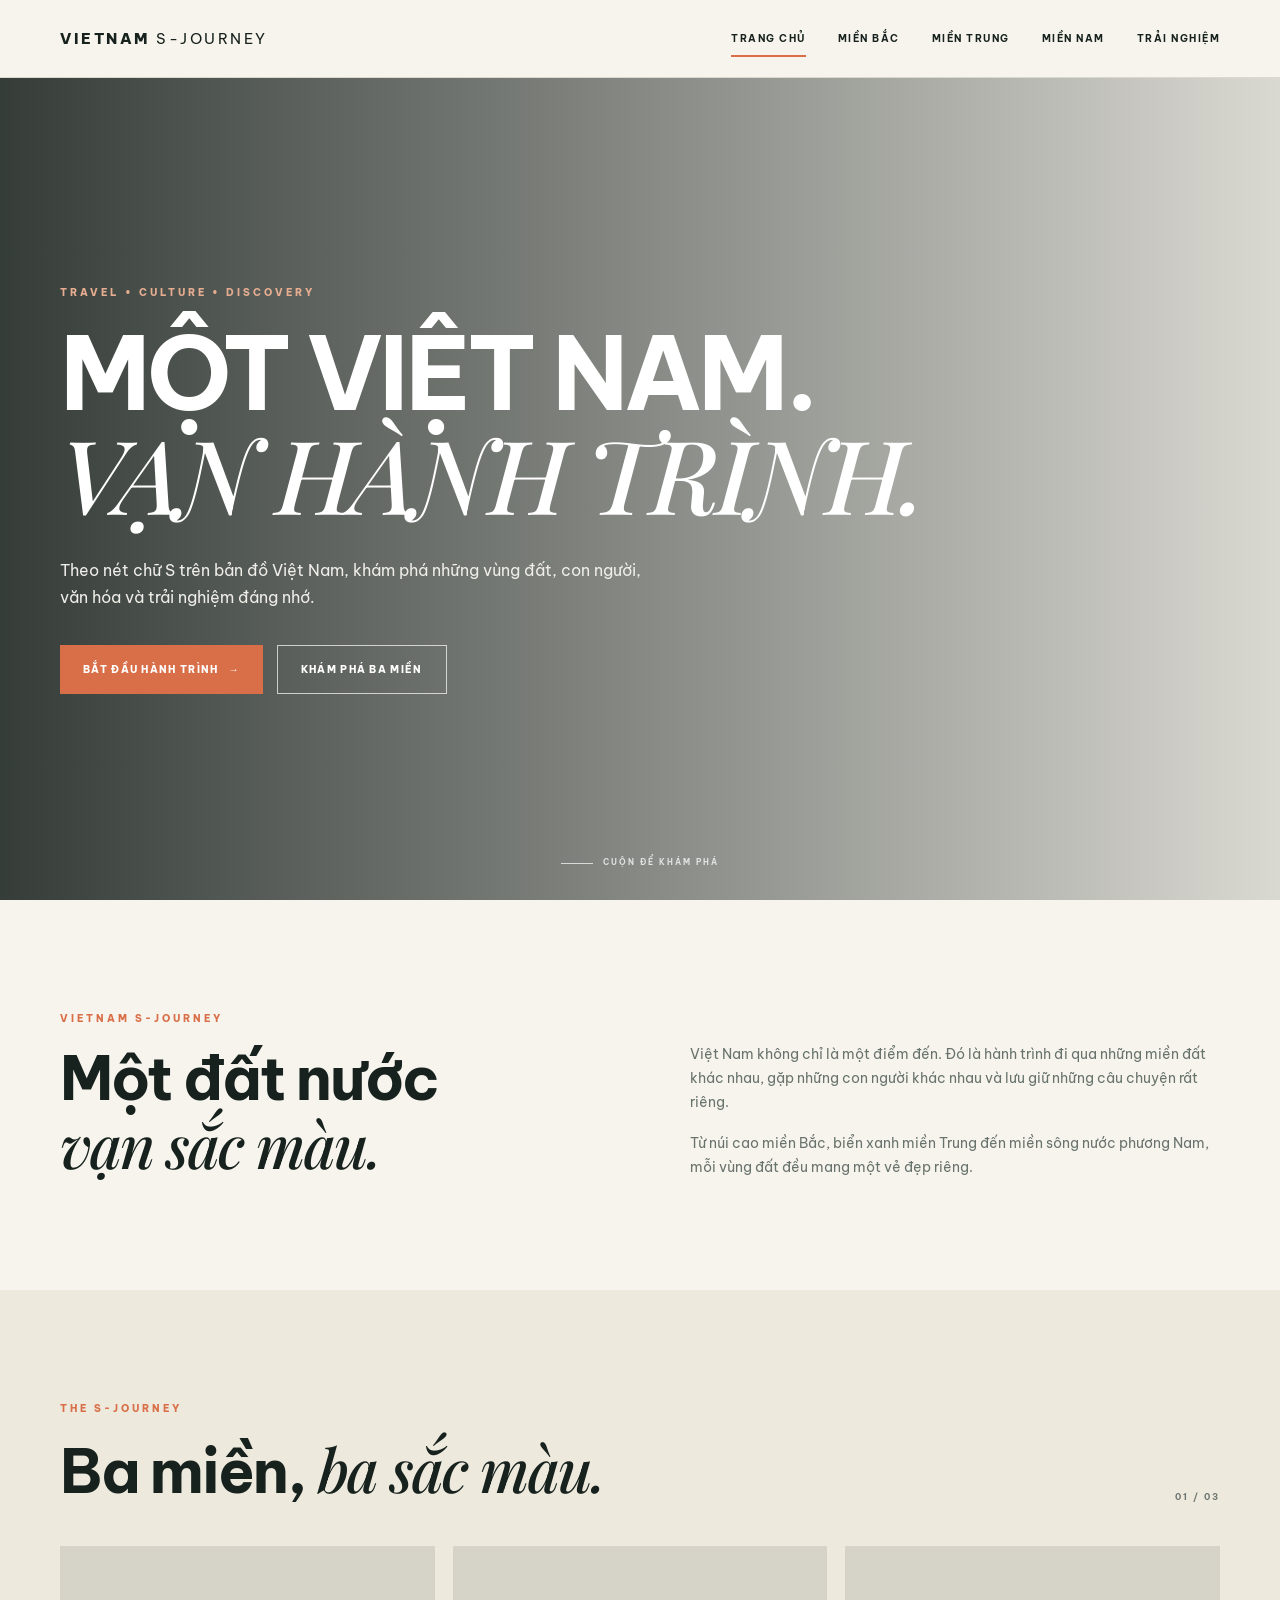
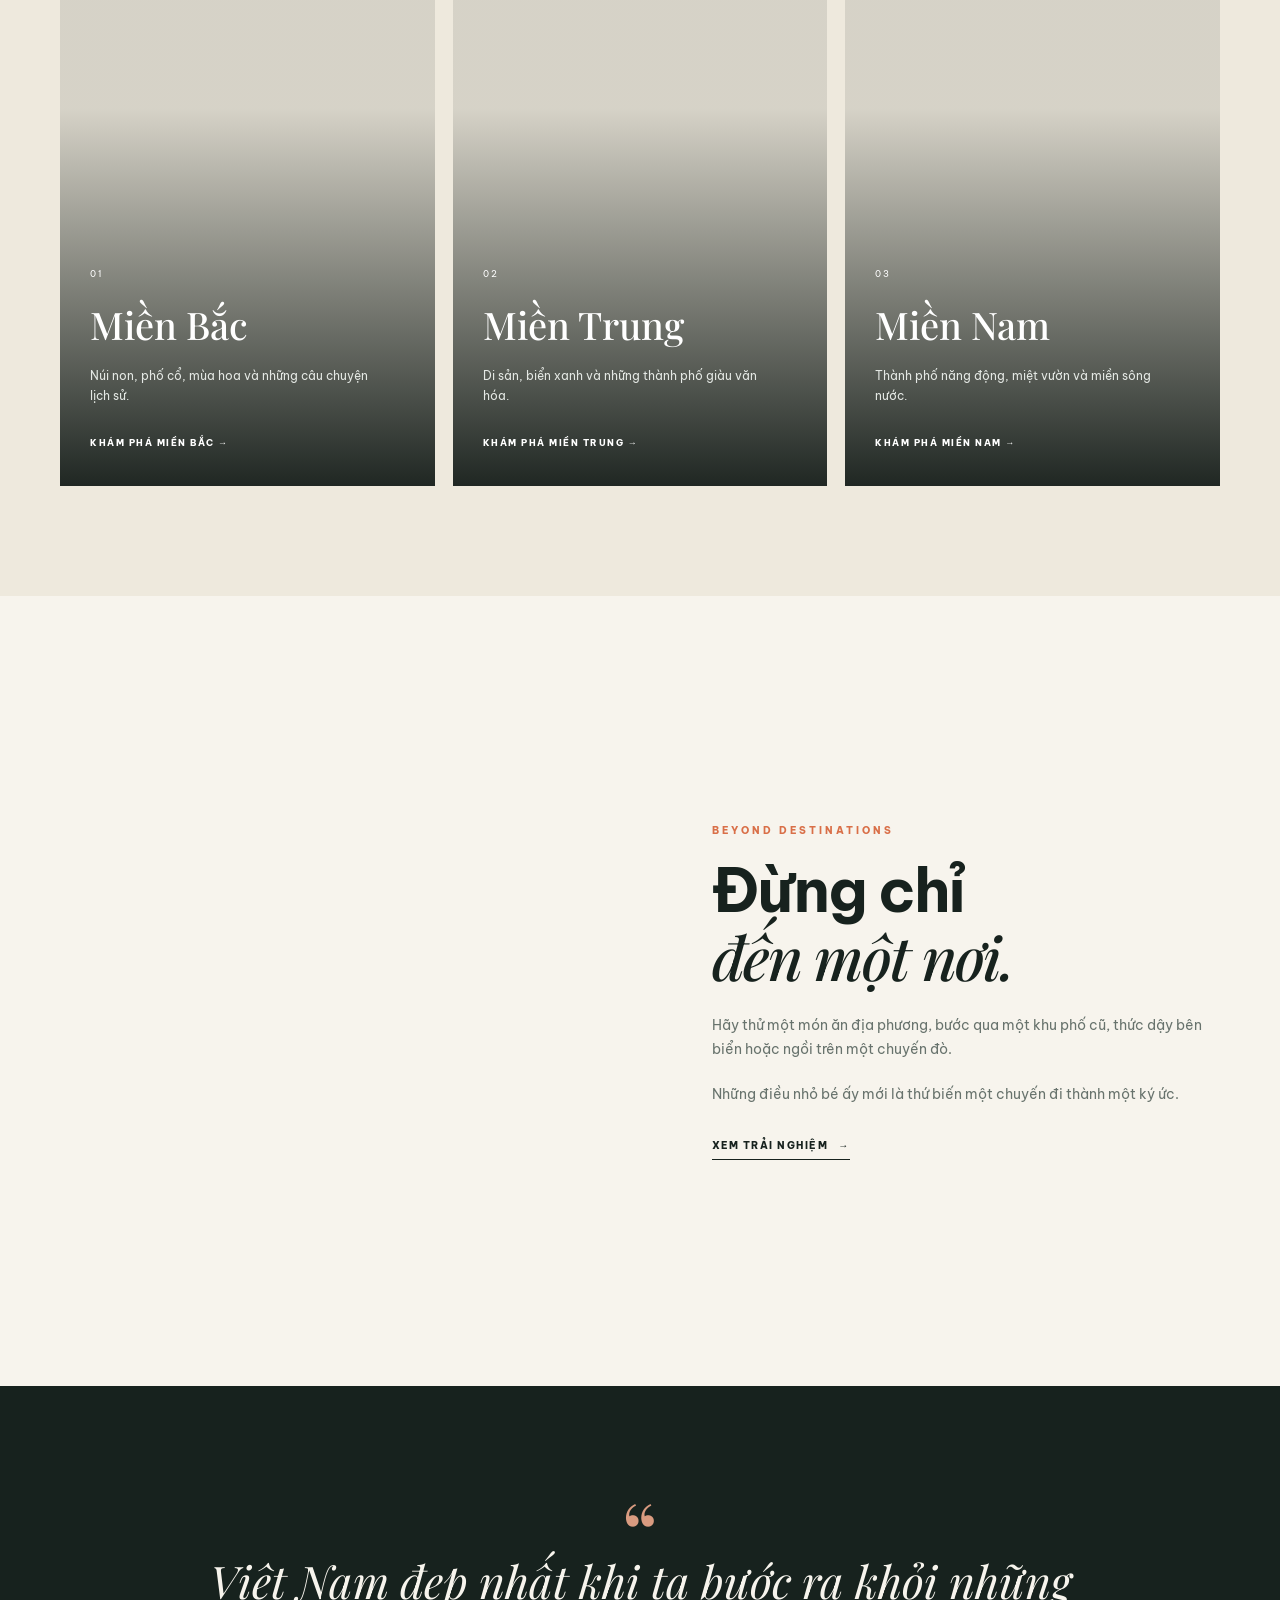
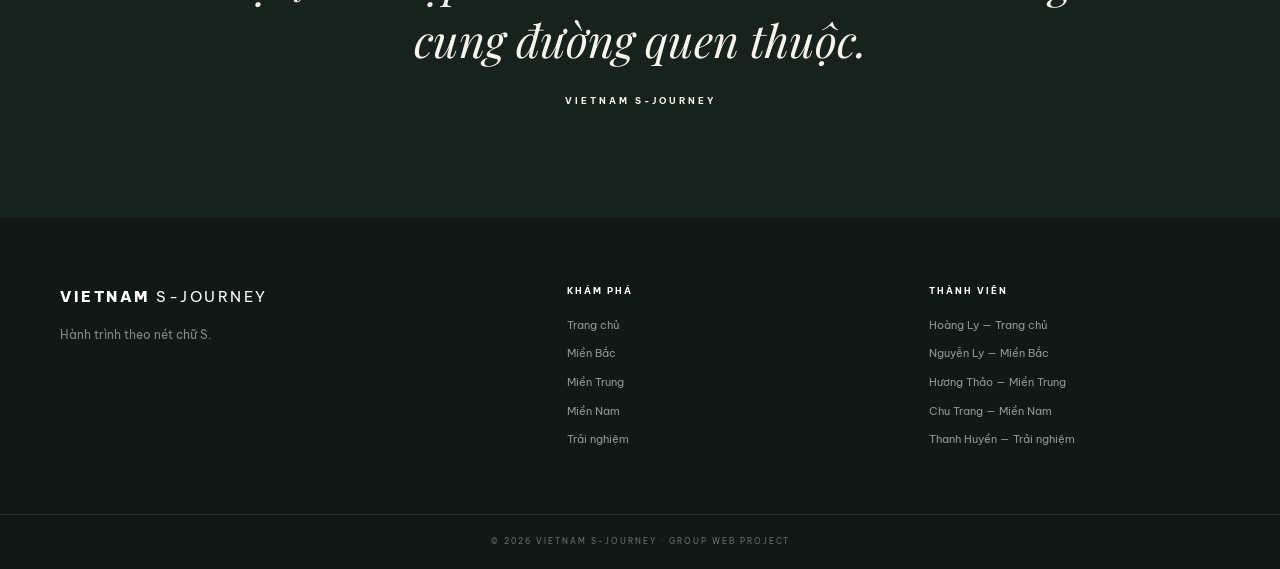
<file: index.html>
<!DOCTYPE html>
<html lang="vi">

<head>
    <meta charset="UTF-8">
    <meta name="viewport" content="width=device-width, initial-scale=1.0">

    <meta name="description"
        content="VIETNAM S-JOURNEY - Hành trình khám phá Việt Nam qua ba miền Bắc, Trung, Nam.">

    <title>VIETNAM S-JOURNEY | Trang chủ</title>

    <link rel="stylesheet" href="style.css">
    <script src="script.js" defer></script>
</head>

<body>

    <header class="header">

        <div class="container nav">

            <a href="index.html" class="logo">
                VIETNAM <span>S-JOURNEY</span>
            </a>

            <button class="menu-button" id="menuButton" aria-label="Mở menu">
                ☰
            </button>

            <nav id="mainMenu">

                <a href="index.html" class="active">
                    Trang chủ
                </a>

                <a href="mien-bac.html">
                    Miền Bắc
                </a>

                <a href="mien-trung.html">
                    Miền Trung
                </a>

                <a href="mien-nam.html">
                    Miền Nam
                </a>

                <a href="trai-nghiem.html">
                    Trải nghiệm
                </a>

            </nav>

        </div>

    </header>


    <main>

        <section class="hero home-hero">

            <div class="hero-overlay"></div>

            <div class="container hero-content">

                <p class="eyebrow">
                    TRAVEL • CULTURE • DISCOVERY
                </p>

                <h1>
                    MỘT VIỆT NAM.
                    <br>
                    <span>VẠN HÀNH TRÌNH.</span>
                </h1>

                <p class="hero-text">
                    Theo nét chữ S trên bản đồ Việt Nam,
                    khám phá những vùng đất, con người,
                    văn hóa và trải nghiệm đáng nhớ.
                </p>

                <div class="hero-buttons">

                    <a href="mien-bac.html" class="btn btn-primary">
                        Bắt đầu hành trình
                        <span>→</span>
                    </a>

                    <a href="#journey" class="btn btn-outline">
                        Khám phá ba miền
                    </a>

                </div>

            </div>

            <div class="scroll-down">
                <span></span>
                CUỘN ĐỂ KHÁM PHÁ
            </div>

        </section>


        <section class="section intro-section">

            <div class="container intro-grid">

                <div>

                    <p class="section-label">
                        VIETNAM S-JOURNEY
                    </p>

                    <h2>
                        Một đất nước
                        <br>
                        <em>vạn sắc màu.</em>
                    </h2>

                </div>

                <div class="intro-text">

                    <p>
                        Việt Nam không chỉ là một điểm đến.
                        Đó là hành trình đi qua những miền
                        đất khác nhau, gặp những con người
                        khác nhau và lưu giữ những câu chuyện
                        rất riêng.
                    </p>

                    <p>
                        Từ núi cao miền Bắc, biển xanh miền
                        Trung đến miền sông nước phương Nam,
                        mỗi vùng đất đều mang một vẻ đẹp riêng.
                    </p>

                </div>

            </div>

        </section>

        <section class="section regions-section" id="journey">

            <div class="container">

                <div class="section-top">

                    <div>

                        <p class="section-label">
                            THE S-JOURNEY
                        </p>

                        <h2>
                            Ba miền,
                            <em>ba sắc màu.</em>
                        </h2>

                    </div>

                    <p class="section-number">
                        01 / 03
                    </p>

                </div>


                <div class="region-grid">


                    <a href="mien-bac.html" class="region-card region-north">

                        <div class="card-overlay"></div>

                        <div class="region-info">

                            <span class="card-number">
                                01
                            </span>

                            <h3>
                                Miền Bắc
                            </h3>

                            <p>
                                Núi non, phố cổ,
                                mùa hoa và những
                                câu chuyện lịch sử.
                            </p>

                            <span class="explore">
                                Khám phá miền Bắc →
                            </span>

                        </div>

                    </a>

                    <a href="mien-trung.html" class="region-card region-central">

                        <div class="card-overlay"></div>

                        <div class="region-info">

                            <span class="card-number">
                                02
                            </span>

                            <h3>
                                Miền Trung
                            </h3>

                            <p>
                                Di sản, biển xanh
                                và những thành phố
                                giàu văn hóa.
                            </p>

                            <span class="explore">
                                Khám phá miền Trung →
                            </span>

                        </div>

                    </a>

                    <a href="mien-nam.html" class="region-card region-south">

                        <div class="card-overlay"></div>

                        <div class="region-info">

                            <span class="card-number">
                                03
                            </span>

                            <h3>
                                Miền Nam
                            </h3>

                            <p>
                                Thành phố năng động,
                                miệt vườn và miền
                                sông nước.
                            </p>

                            <span class="explore">
                                Khám phá miền Nam →
                            </span>

                        </div>

                    </a>

                </div>

            </div>

        </section>


        <section class="section experience-intro">

            <div class="container experience-intro-grid">

                <div class="experience-image"></div>

                <div class="experience-content">

                    <p class="section-label">
                        BEYOND DESTINATIONS
                    </p>

                    <h2>
                        Đừng chỉ
                        <br>
                        <em>đến một nơi.</em>
                    </h2>

                    <p>
                        Hãy thử một món ăn địa phương,
                        bước qua một khu phố cũ, thức dậy
                        bên biển hoặc ngồi trên một chuyến
                        đò.
                    </p>

                    <p>
                        Những điều nhỏ bé ấy mới là thứ
                        biến một chuyến đi thành một ký ức.
                    </p>

                    <a href="trai-nghiem.html" class="text-button">
                        Xem trải nghiệm
                        <span>→</span>
                    </a>

                </div>

            </div>

        </section>


        <section class="quote-section">

            <div class="container quote-content">

                <div class="quote-symbol">
                    “
                </div>

                <blockquote>
                    Việt Nam đẹp nhất khi ta bước ra
                    khỏi những cung đường quen thuộc.
                </blockquote>

                <p>
                    VIETNAM S-JOURNEY
                </p>

            </div>

        </section>

    </main>


    <footer class="footer">

        <div class="container footer-grid">

            <div class="footer-brand">

                <a href="index.html" class="logo footer-logo">
                    VIETNAM <span>S-JOURNEY</span>
                </a>

                <p>
                    Hành trình theo nét chữ S.
                </p>

            </div>


            <div class="footer-column">

                <h4>
                    KHÁM PHÁ
                </h4>

                <a href="index.html">
                    Trang chủ
                </a>

                <a href="mien-bac.html">
                    Miền Bắc
                </a>

                <a href="mien-trung.html">
                    Miền Trung
                </a>

                <a href="mien-nam.html">
                    Miền Nam
                </a>

                <a href="trai-nghiem.html">
                    Trải nghiệm
                </a>

            </div>


            <div class="footer-column">

                <h4>
                    THÀNH VIÊN
                </h4>

                <p>
                    Hoàng Ly — Trang chủ
                </p>

                <p>
                    Nguyễn Ly — Miền Bắc
                </p>

                <p>
                    Hương Thảo — Miền Trung
                </p>

                <p>
                    Chu Trang — Miền Nam
                </p>

                <p>
                    Thanh Huyền — Trải nghiệm
                </p>

            </div>

        </div>


        <div class="copyright">
            © 2026 VIETNAM S-JOURNEY · GROUP WEB PROJECT
        </div>

    </footer>


    <script src="script.js"></script>

</body>

</html>
</file>
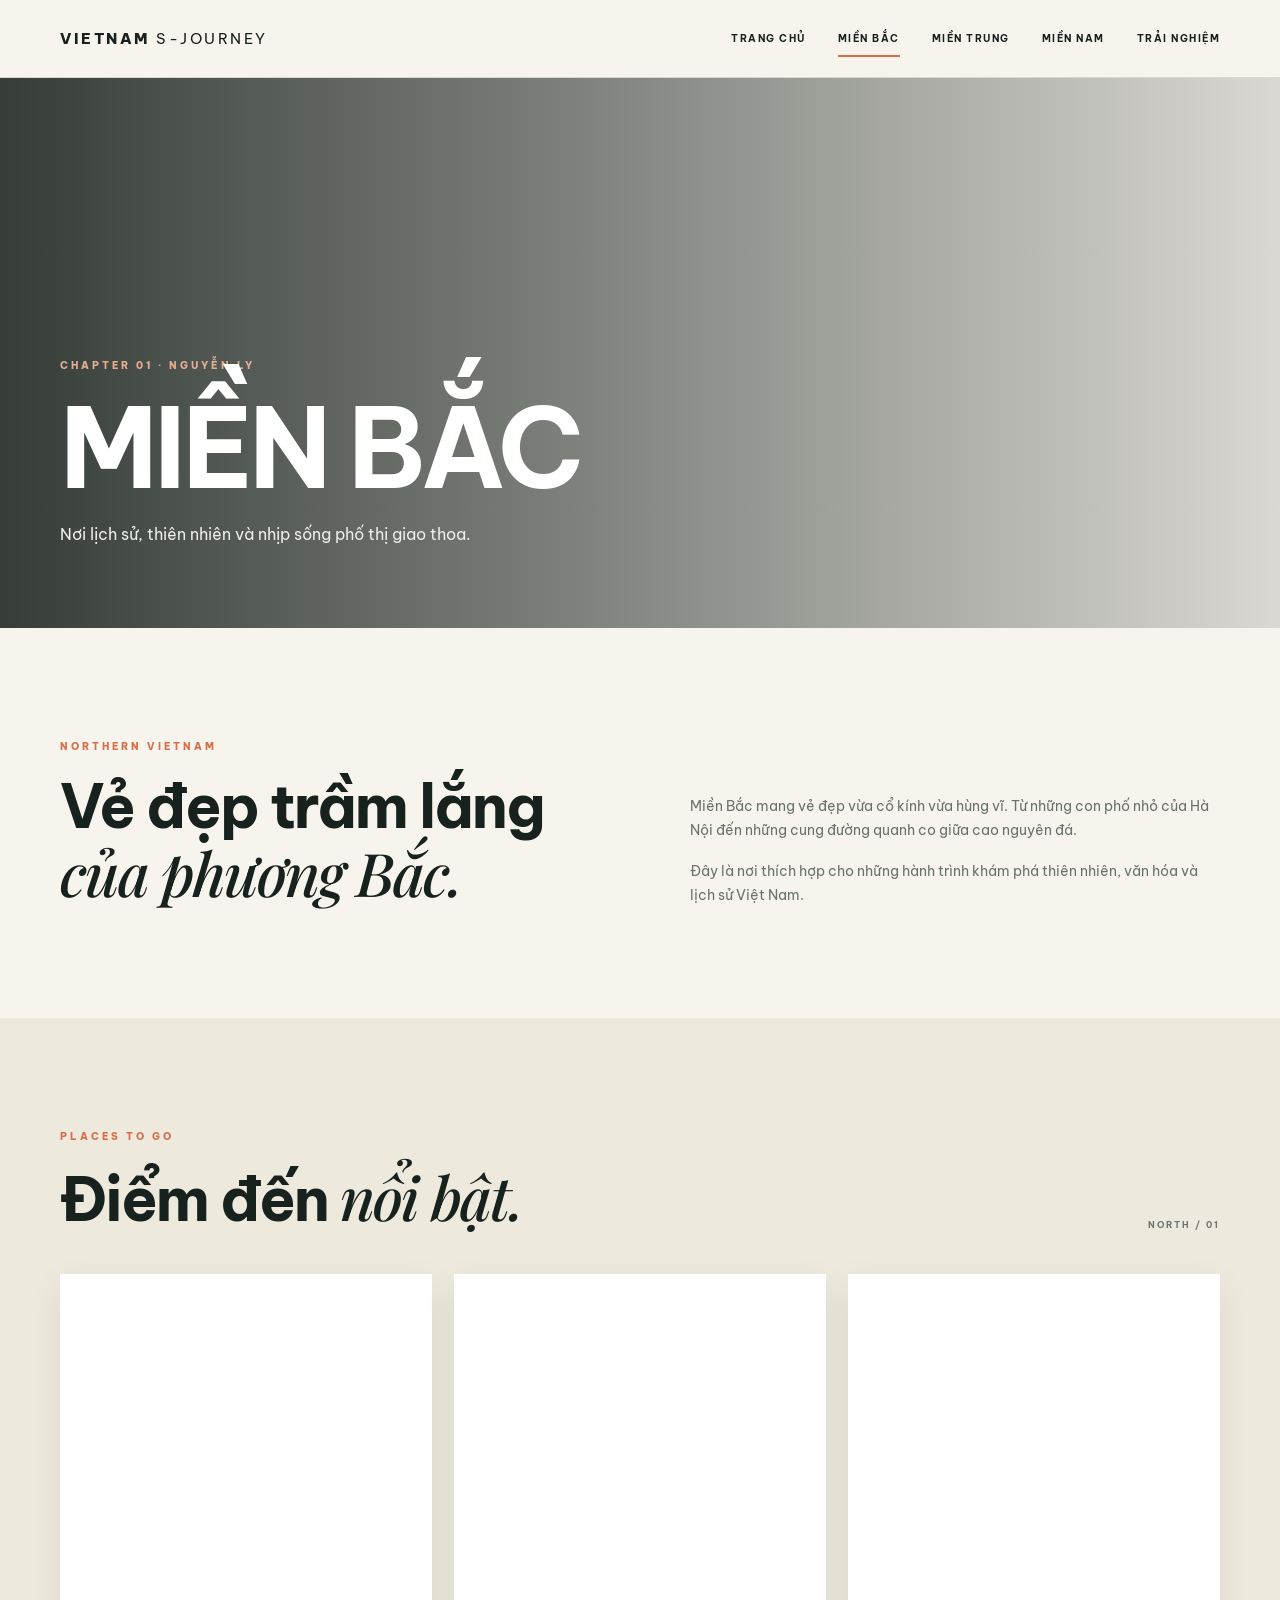
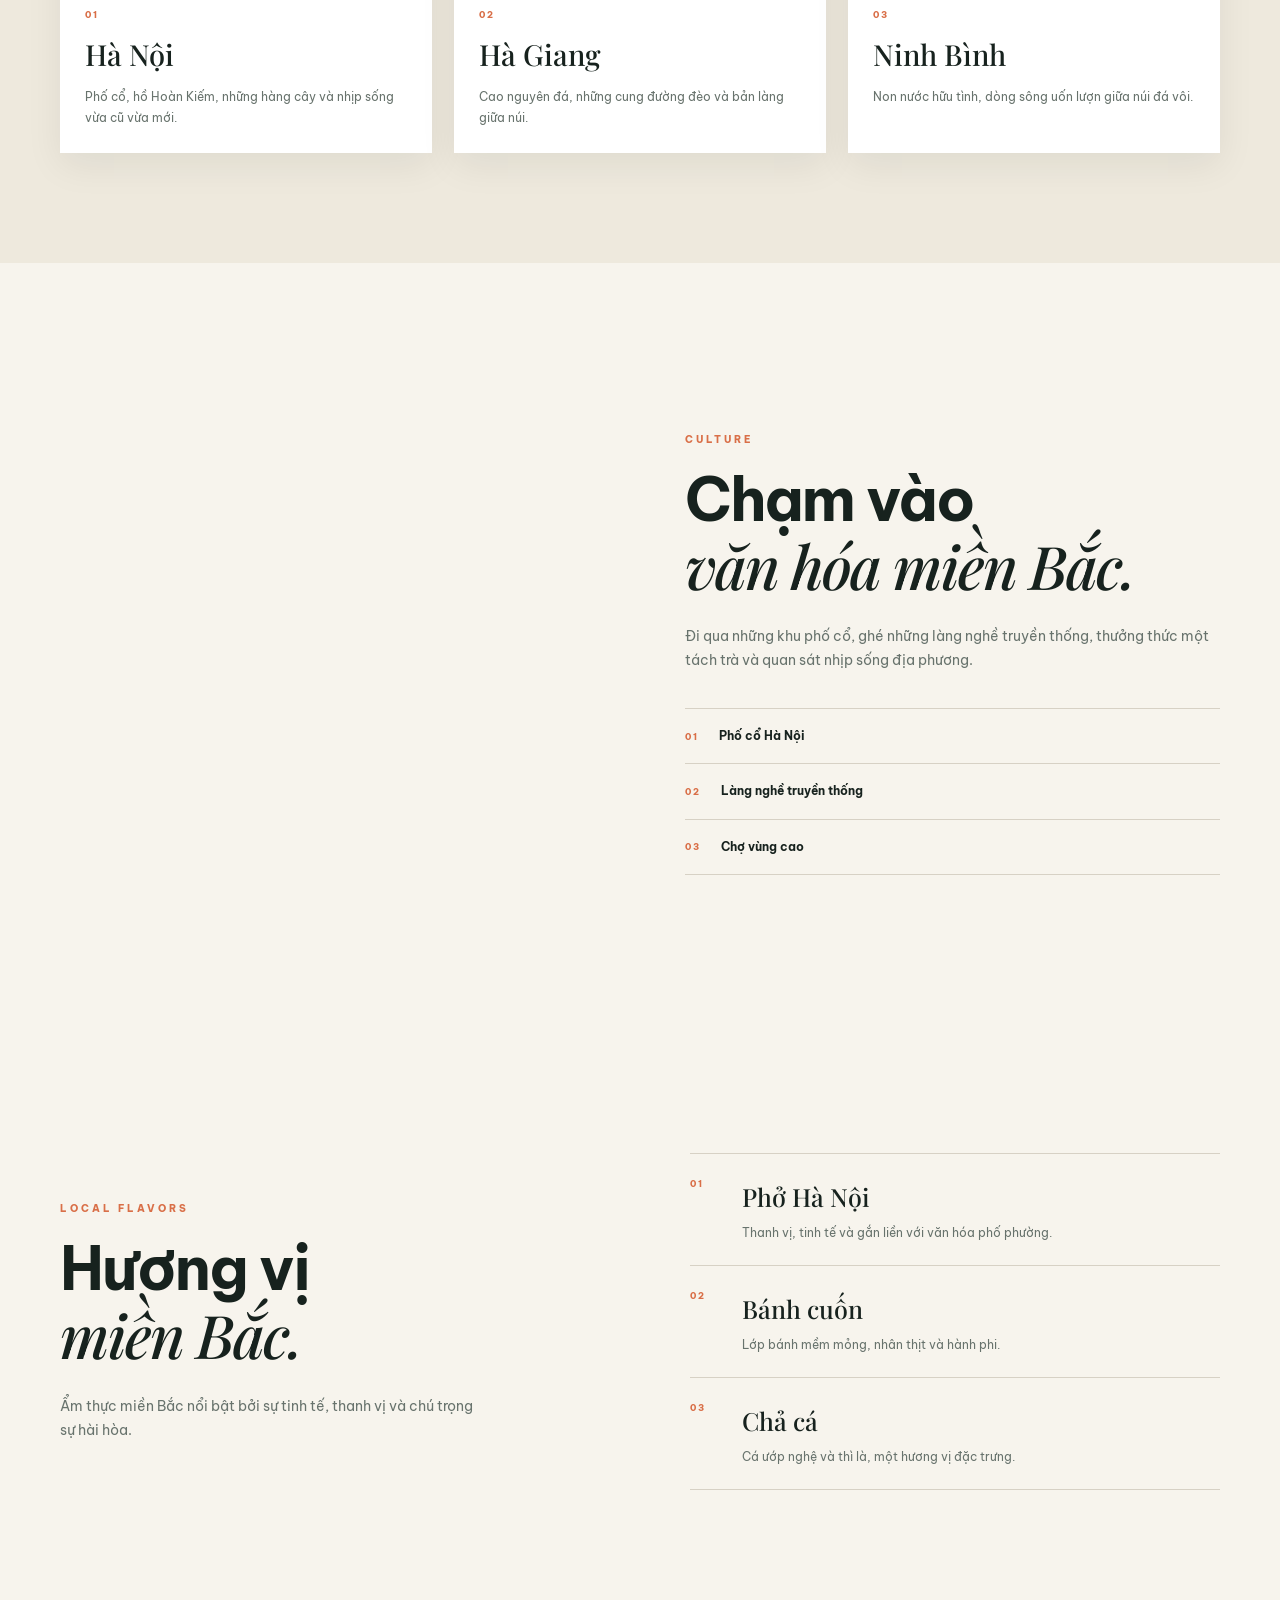
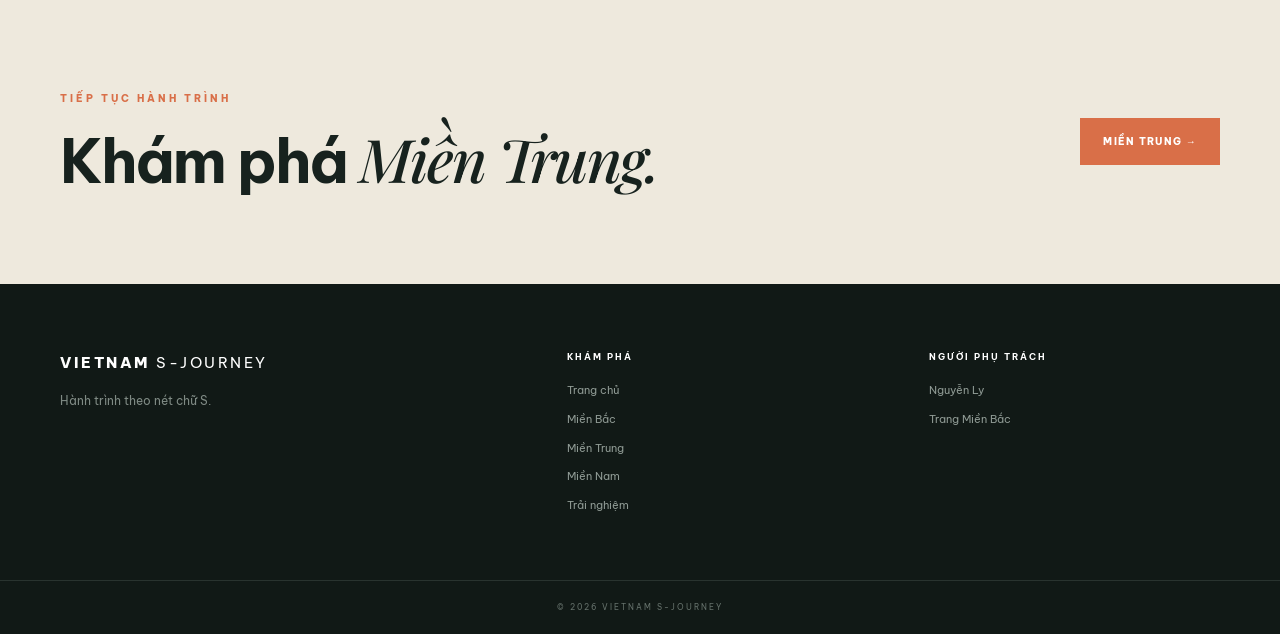
<file: mien-bac.html>
<!DOCTYPE html>
<html lang="vi">

<head>

    <meta charset="UTF-8">
    <meta name="viewport" content="width=device-width, initial-scale=1.0">

    <meta name="description"
        content="Khám phá miền Bắc Việt Nam cùng VIETNAM S-JOURNEY.">

    <title>Miền Bắc | VIETNAM S-JOURNEY</title>

    <link rel="stylesheet" href="style.css">
    <script src="script.js" defer></script>

</head>

<body>

    <header class="header">

        <div class="container nav">

            <a href="index.html" class="logo">
                VIETNAM <span>S-JOURNEY</span>
            </a>

            <button class="menu-button" id="menuButton" aria-label="Mở menu">
                ☰
            </button>

            <nav id="mainMenu">

                <a href="index.html">
                    Trang chủ
                </a>

                <a href="mien-bac.html" class="active">
                    Miền Bắc
                </a>

                <a href="mien-trung.html">
                    Miền Trung
                </a>

                <a href="mien-nam.html">
                    Miền Nam
                </a>

                <a href="trai-nghiem.html">
                    Trải nghiệm
                </a>

            </nav>

        </div>

    </header>


    <main>

        <section class="subhero north-hero">

            <div class="hero-overlay"></div>

            <div class="container subhero-content">

                <p class="eyebrow">
                    CHAPTER 01 · NGUYỄN LY
                </p>

                <h1>
                    MIỀN BẮC
                </h1>

                <p>
                    Nơi lịch sử, thiên nhiên và
                    nhịp sống phố thị giao thoa.
                </p>

            </div>

        </section>


        <section class="section">

            <div class="container destination-intro">

                <div>

                    <p class="section-label">
                        NORTHERN VIETNAM
                    </p>

                    <h2>
                        Vẻ đẹp trầm lắng
                        <br>
                        <em>của phương Bắc.</em>
                    </h2>

                </div>

                <div class="destination-text">

                    <p>
                        Miền Bắc mang vẻ đẹp vừa cổ kính
                        vừa hùng vĩ. Từ những con phố nhỏ
                        của Hà Nội đến những cung đường
                        quanh co giữa cao nguyên đá.
                    </p>

                    <p>
                        Đây là nơi thích hợp cho những
                        hành trình khám phá thiên nhiên,
                        văn hóa và lịch sử Việt Nam.
                    </p>

                </div>

            </div>

        </section>


        <section class="section light-section">

            <div class="container">

                <div class="section-top">

                    <div>

                        <p class="section-label">
                            PLACES TO GO
                        </p>

                        <h2>
                            Điểm đến
                            <em>nổi bật.</em>
                        </h2>

                    </div>

                    <p class="section-number">
                        NORTH / 01
                    </p>

                </div>


                <div class="place-grid">

                    <article class="place-card">

                        <div class="place-image hanoi-image"></div>

                        <div class="place-content">

                            <span>
                                01
                            </span>

                            <h3>
                                Hà Nội
                            </h3>

                            <p>
                                Phố cổ, hồ Hoàn Kiếm,
                                những hàng cây và nhịp
                                sống vừa cũ vừa mới.
                            </p>

                        </div>

                    </article>


                    <article class="place-card">

                        <div class="place-image hagiang-image"></div>

                        <div class="place-content">

                            <span>
                                02
                            </span>

                            <h3>
                                Hà Giang
                            </h3>

                            <p>
                                Cao nguyên đá, những
                                cung đường đèo và
                                bản làng giữa núi.
                            </p>

                        </div>

                    </article>


                    <article class="place-card">

                        <div class="place-image ninhbinh-image"></div>

                        <div class="place-content">

                            <span>
                                03
                            </span>

                            <h3>
                                Ninh Bình
                            </h3>

                            <p>
                                Non nước hữu tình,
                                dòng sông uốn lượn
                                giữa núi đá vôi.
                            </p>

                        </div>

                    </article>

                </div>

            </div>

        </section>


        <section class="section culture-section">

            <div class="container culture-grid">

                <div class="culture-image north-culture-image"></div>

                <div class="culture-content">

                    <p class="section-label">
                        CULTURE
                    </p>

                    <h2>
                        Chạm vào
                        <br>
                        <em>văn hóa miền Bắc.</em>
                    </h2>

                    <p>
                        Đi qua những khu phố cổ,
                        ghé những làng nghề truyền thống,
                        thưởng thức một tách trà và
                        quan sát nhịp sống địa phương.
                    </p>

                    <div class="culture-list">

                        <div>
                            <span>01</span>
                            <strong>Phố cổ Hà Nội</strong>
                        </div>

                        <div>
                            <span>02</span>
                            <strong>Làng nghề truyền thống</strong>
                        </div>

                        <div>
                            <span>03</span>
                            <strong>Chợ vùng cao</strong>
                        </div>

                    </div>

                </div>

            </div>

        </section>


        <section class="food-section">

            <div class="container food-grid">

                <div>

                    <p class="section-label">
                        LOCAL FLAVORS
                    </p>

                    <h2>
                        Hương vị
                        <br>
                        <em>miền Bắc.</em>
                    </h2>

                    <p class="food-intro">
                        Ẩm thực miền Bắc nổi bật bởi
                        sự tinh tế, thanh vị và chú trọng
                        sự hài hòa.
                    </p>

                </div>


                <div class="food-list">

                    <div class="food-item">

                        <span>01</span>

                        <div>
                            <h3>
                                Phở Hà Nội
                            </h3>

                            <p>
                                Thanh vị, tinh tế và gắn
                                liền với văn hóa phố phường.
                            </p>
                        </div>

                    </div>


                    <div class="food-item">

                        <span>02</span>

                        <div>
                            <h3>
                                Bánh cuốn
                            </h3>

                            <p>
                                Lớp bánh mềm mỏng,
                                nhân thịt và hành phi.
                            </p>
                        </div>

                    </div>


                    <div class="food-item">

                        <span>03</span>

                        <div>
                            <h3>
                                Chả cá
                            </h3>

                            <p>
                                Cá ướp nghệ và thì là,
                                một hương vị đặc trưng.
                            </p>
                        </div>

                    </div>

                </div>

            </div>

        </section>


        <section class="next-section">

            <div class="container next-grid">

                <div>

                    <p class="section-label">
                        TIẾP TỤC HÀNH TRÌNH
                    </p>

                    <h2>
                        Khám phá
                        <em>Miền Trung.</em>
                    </h2>

                </div>

                <a href="mien-trung.html" class="btn btn-primary">
                    Miền Trung →
                </a>

            </div>

        </section>

    </main>


    <footer class="footer">

        <div class="container footer-grid">

            <div class="footer-brand">

                <a href="index.html" class="logo footer-logo">
                    VIETNAM <span>S-JOURNEY</span>
                </a>

                <p>
                    Hành trình theo nét chữ S.
                </p>

            </div>

            <div class="footer-column">

                <h4>
                    KHÁM PHÁ
                </h4>

                <a href="index.html">Trang chủ</a>
                <a href="mien-bac.html">Miền Bắc</a>
                <a href="mien-trung.html">Miền Trung</a>
                <a href="mien-nam.html">Miền Nam</a>
                <a href="trai-nghiem.html">Trải nghiệm</a>

            </div>

            <div class="footer-column">

                <h4>
                    NGƯỜI PHỤ TRÁCH
                </h4>

                <p>
                    Nguyễn Ly
                </p>

                <p>
                    Trang Miền Bắc
                </p>

            </div>

        </div>

        <div class="copyright">
            © 2026 VIETNAM S-JOURNEY
        </div>

    </footer>


    <script src="script.js"></script>

</body>

</html>
</file>
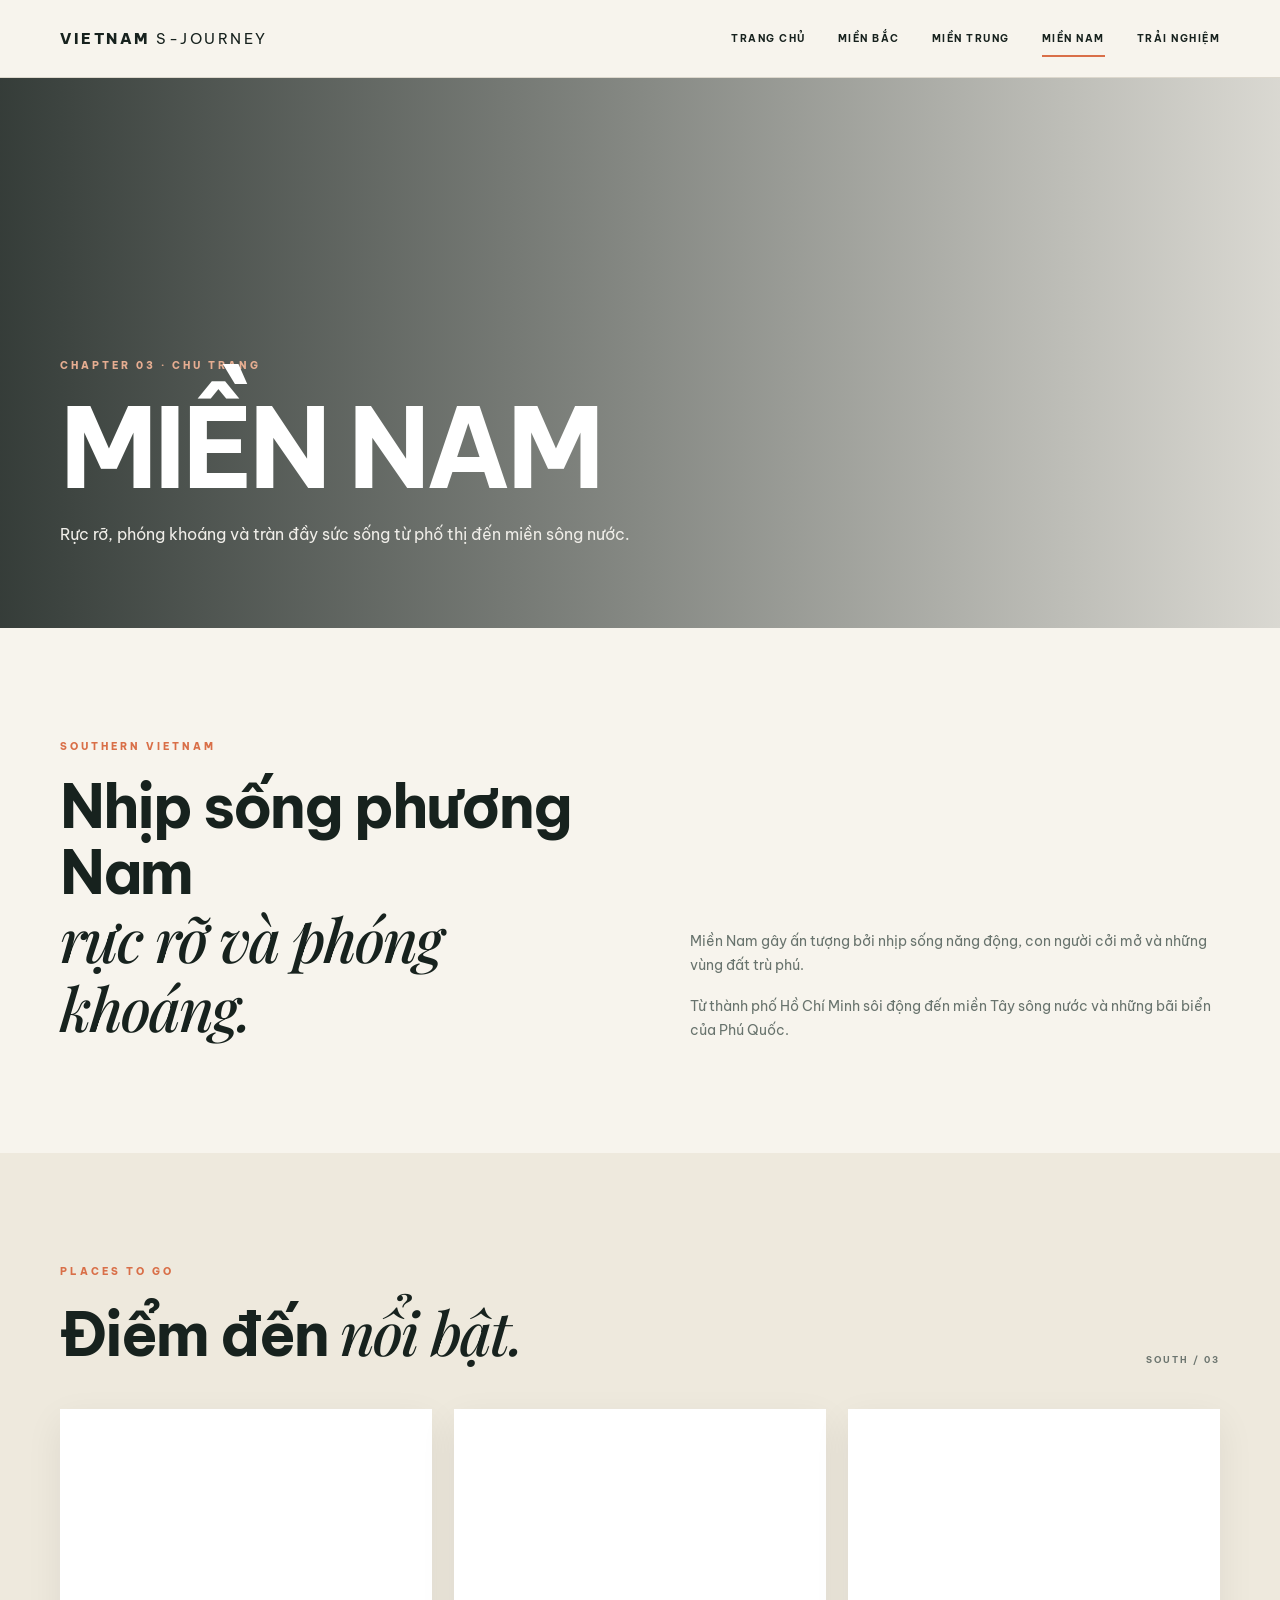
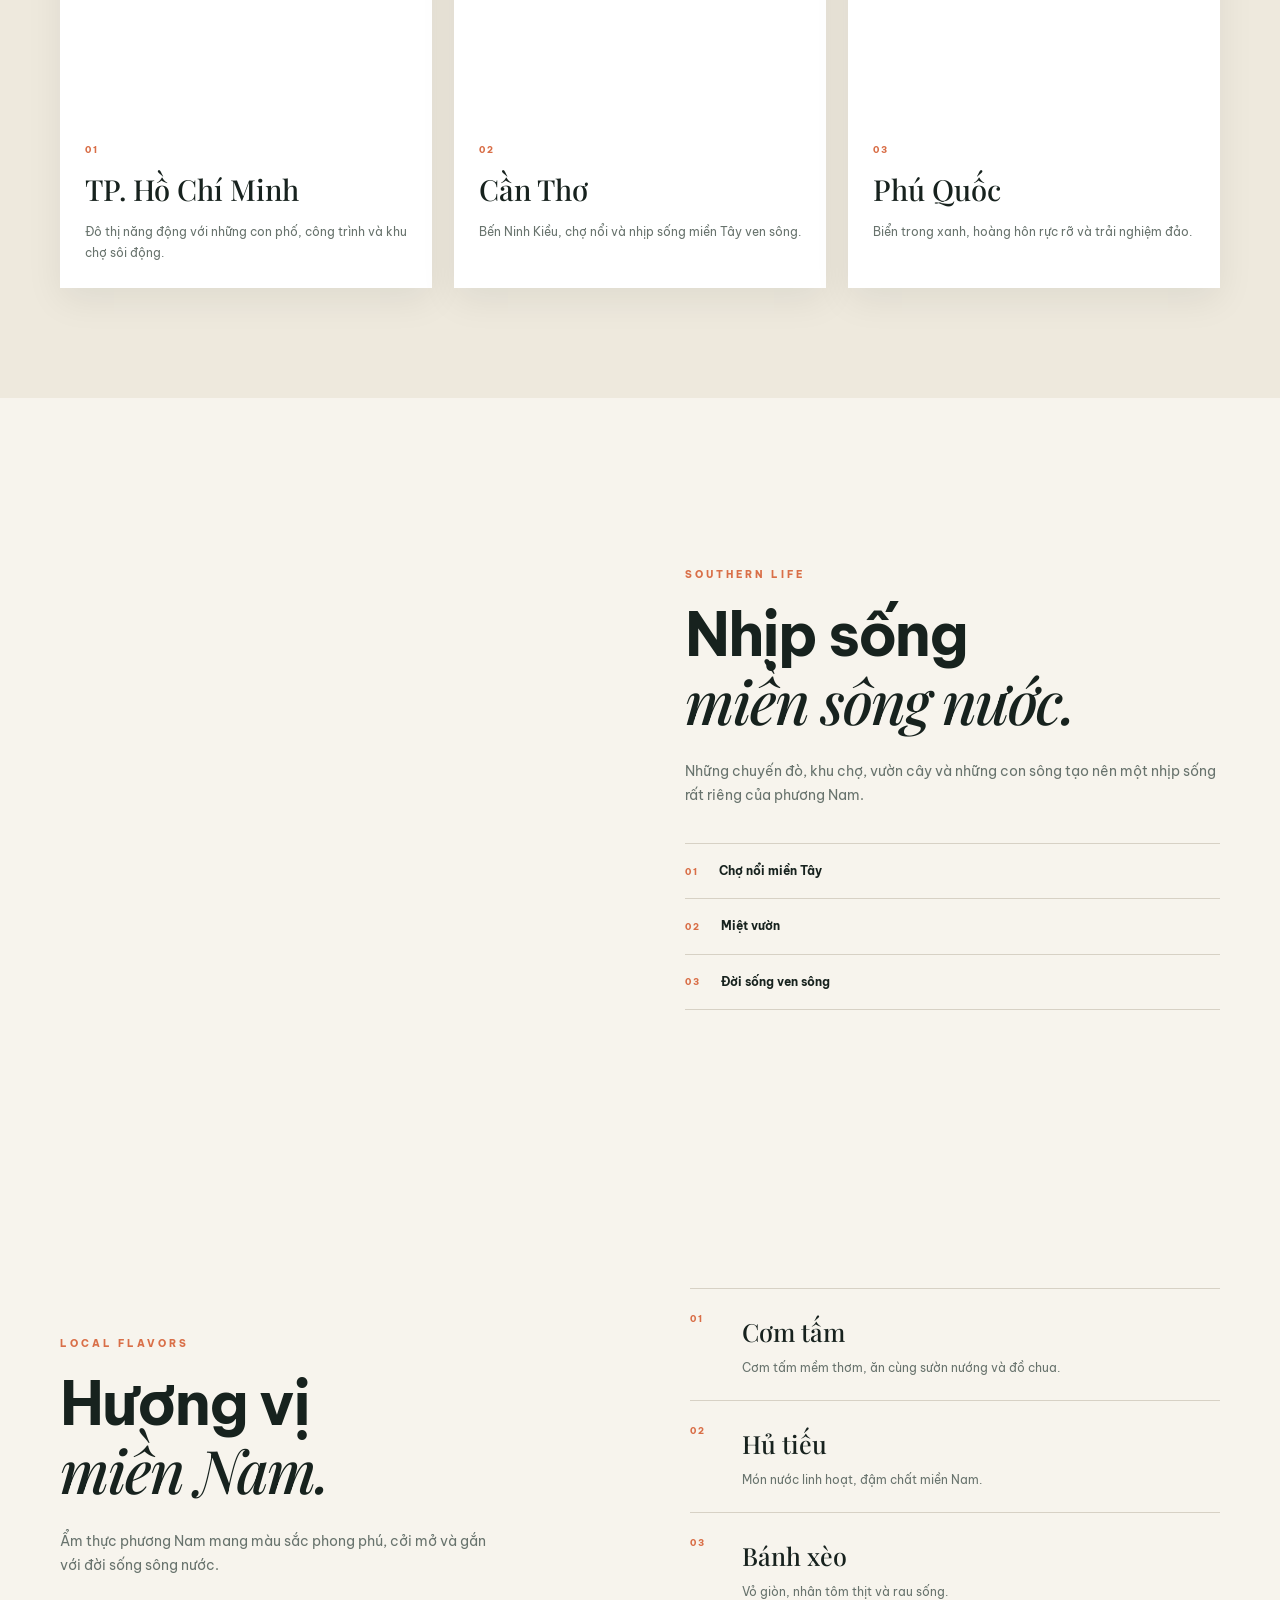
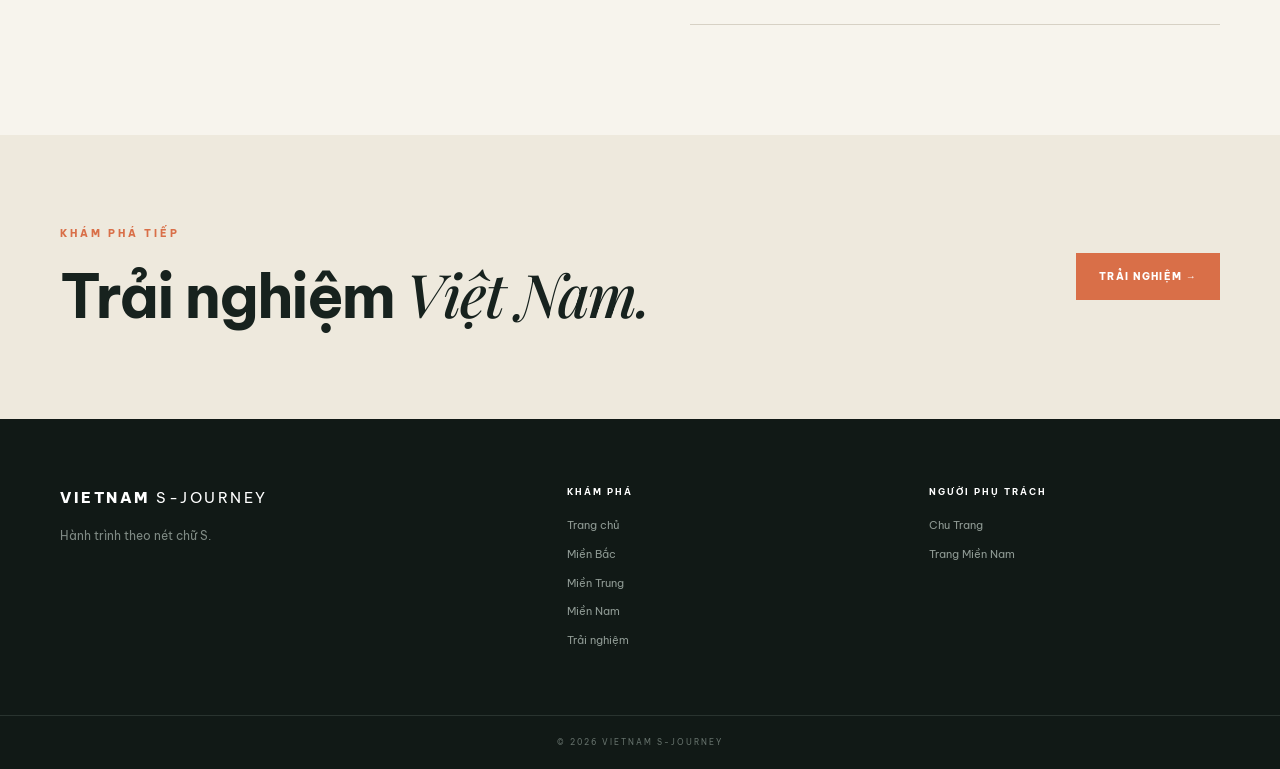
<file: mien-nam.html>
<!DOCTYPE html>
<html lang="vi">

<head>

    <meta charset="UTF-8">
    <meta name="viewport" content="width=device-width, initial-scale=1.0">

    <meta name="description"
        content="Khám phá miền Nam Việt Nam cùng VIETNAM S-JOURNEY.">

    <title>Miền Nam | VIETNAM S-JOURNEY</title>

    <link rel="stylesheet" href="style.css">
    <script src="script.js" defer></script>

</head>

<body>

    <header class="header">

        <div class="container nav">

            <a href="index.html" class="logo">
                VIETNAM <span>S-JOURNEY</span>
            </a>

            <button class="menu-button" id="menuButton" aria-label="Mở menu">
                ☰
            </button>

            <nav id="mainMenu">

                <a href="index.html">
                    Trang chủ
                </a>

                <a href="mien-bac.html">
                    Miền Bắc
                </a>

                <a href="mien-trung.html">
                    Miền Trung
                </a>

                <a href="mien-nam.html" class="active">
                    Miền Nam
                </a>

                <a href="trai-nghiem.html">
                    Trải nghiệm
                </a>

            </nav>

        </div>

    </header>


    <main>


        <section class="subhero south-hero">

            <div class="hero-overlay"></div>

            <div class="container subhero-content">

                <p class="eyebrow">
                    CHAPTER 03 · CHU TRANG
                </p>

                <h1>
                    MIỀN NAM
                </h1>

                <p>
                    Rực rỡ, phóng khoáng và tràn
                    đầy sức sống từ phố thị đến
                    miền sông nước.
                </p>

            </div>

        </section>


    

        <section class="section">

            <div class="container destination-intro">

                <div>

                    <p class="section-label">
                        SOUTHERN VIETNAM
                    </p>

                    <h2>
                        Nhịp sống phương Nam
                        <br>
                        <em>rực rỡ và phóng khoáng.</em>
                    </h2>

                </div>

                <div class="destination-text">

                    <p>
                        Miền Nam gây ấn tượng bởi nhịp
                        sống năng động, con người cởi mở
                        và những vùng đất trù phú.
                    </p>

                    <p>
                        Từ thành phố Hồ Chí Minh sôi động
                        đến miền Tây sông nước và những
                        bãi biển của Phú Quốc.
                    </p>

                </div>

            </div>

        </section>




        <section class="section light-section">

            <div class="container">

                <div class="section-top">

                    <div>

                        <p class="section-label">
                            PLACES TO GO
                        </p>

                        <h2>
                            Điểm đến
                            <em>nổi bật.</em>
                        </h2>

                    </div>

                    <p class="section-number">
                        SOUTH / 03
                    </p>

                </div>


                <div class="place-grid">

                    <article class="place-card">

                        <div class="place-image hcm-image"></div>

                        <div class="place-content">

                            <span>01</span>

                            <h3>
                                TP. Hồ Chí Minh
                            </h3>

                            <p>
                                Đô thị năng động với những
                                con phố, công trình và khu
                                chợ sôi động.
                            </p>

                        </div>

                    </article>


                    <article class="place-card">

                        <div class="place-image cantho-image"></div>

                        <div class="place-content">

                            <span>02</span>

                            <h3>
                                Cần Thơ
                            </h3>

                            <p>
                                Bến Ninh Kiều, chợ nổi
                                và nhịp sống miền Tây
                                ven sông.
                            </p>

                        </div>

                    </article>


                    <article class="place-card">

                        <div class="place-image phuquoc-image"></div>

                        <div class="place-content">

                            <span>03</span>

                            <h3>
                                Phú Quốc
                            </h3>

                            <p>
                                Biển trong xanh, hoàng hôn
                                rực rỡ và trải nghiệm đảo.
                            </p>

                        </div>

                    </article>

                </div>

            </div>

        </section>




        <section class="section culture-section">

            <div class="container culture-grid">

                <div class="culture-image south-culture-image"></div>

                <div class="culture-content">

                    <p class="section-label">
                        SOUTHERN LIFE
                    </p>

                    <h2>
                        Nhịp sống
                        <br>
                        <em>miền sông nước.</em>
                    </h2>

                    <p>
                        Những chuyến đò, khu chợ,
                        vườn cây và những con sông
                        tạo nên một nhịp sống rất riêng
                        của phương Nam.
                    </p>

                    <div class="culture-list">

                        <div>
                            <span>01</span>
                            <strong>Chợ nổi miền Tây</strong>
                        </div>

                        <div>
                            <span>02</span>
                            <strong>Miệt vườn</strong>
                        </div>

                        <div>
                            <span>03</span>
                            <strong>Đời sống ven sông</strong>
                        </div>

                    </div>

                </div>

            </div>

        </section>



        <section class="food-section">

            <div class="container food-grid">

                <div>

                    <p class="section-label">
                        LOCAL FLAVORS
                    </p>

                    <h2>
                        Hương vị
                        <br>
                        <em>miền Nam.</em>
                    </h2>

                    <p class="food-intro">
                        Ẩm thực phương Nam mang màu sắc
                        phong phú, cởi mở và gắn với
                        đời sống sông nước.
                    </p>

                </div>


                <div class="food-list">

                    <div class="food-item">

                        <span>01</span>

                        <div>

                            <h3>
                                Cơm tấm
                            </h3>

                            <p>
                                Cơm tấm mềm thơm,
                                ăn cùng sườn nướng
                                và đồ chua.
                            </p>

                        </div>

                    </div>


                    <div class="food-item">

                        <span>02</span>

                        <div>

                            <h3>
                                Hủ tiếu
                            </h3>

                            <p>
                                Món nước linh hoạt,
                                đậm chất miền Nam.
                            </p>

                        </div>

                    </div>


                    <div class="food-item">

                        <span>03</span>

                        <div>

                            <h3>
                                Bánh xèo
                            </h3>

                            <p>
                                Vỏ giòn, nhân tôm thịt
                                và rau sống.
                            </p>

                        </div>

                    </div>

                </div>

            </div>

        </section>




        <section class="next-section">

            <div class="container next-grid">

                <div>

                    <p class="section-label">
                        KHÁM PHÁ TIẾP
                    </p>

                    <h2>
                        Trải nghiệm
                        <em>Việt Nam.</em>
                    </h2>

                </div>

                <a href="trai-nghiem.html" class="btn btn-primary">
                    Trải nghiệm →
                </a>

            </div>

        </section>

    </main>


 

    <footer class="footer">

        <div class="container footer-grid">

            <div class="footer-brand">

                <a href="index.html" class="logo footer-logo">
                    VIETNAM <span>S-JOURNEY</span>
                </a>

                <p>
                    Hành trình theo nét chữ S.
                </p>

            </div>

            <div class="footer-column">

                <h4>KHÁM PHÁ</h4>

                <a href="index.html">Trang chủ</a>
                <a href="mien-bac.html">Miền Bắc</a>
                <a href="mien-trung.html">Miền Trung</a>
                <a href="mien-nam.html">Miền Nam</a>
                <a href="trai-nghiem.html">Trải nghiệm</a>

            </div>

            <div class="footer-column">

                <h4>NGƯỜI PHỤ TRÁCH</h4>

                <p>
                    Chu Trang
                </p>

                <p>
                    Trang Miền Nam
                </p>

            </div>

        </div>

        <div class="copyright">
            © 2026 VIETNAM S-JOURNEY
        </div>

    </footer>


    <script src="script.js"></script>

</body>

</html>
</file>
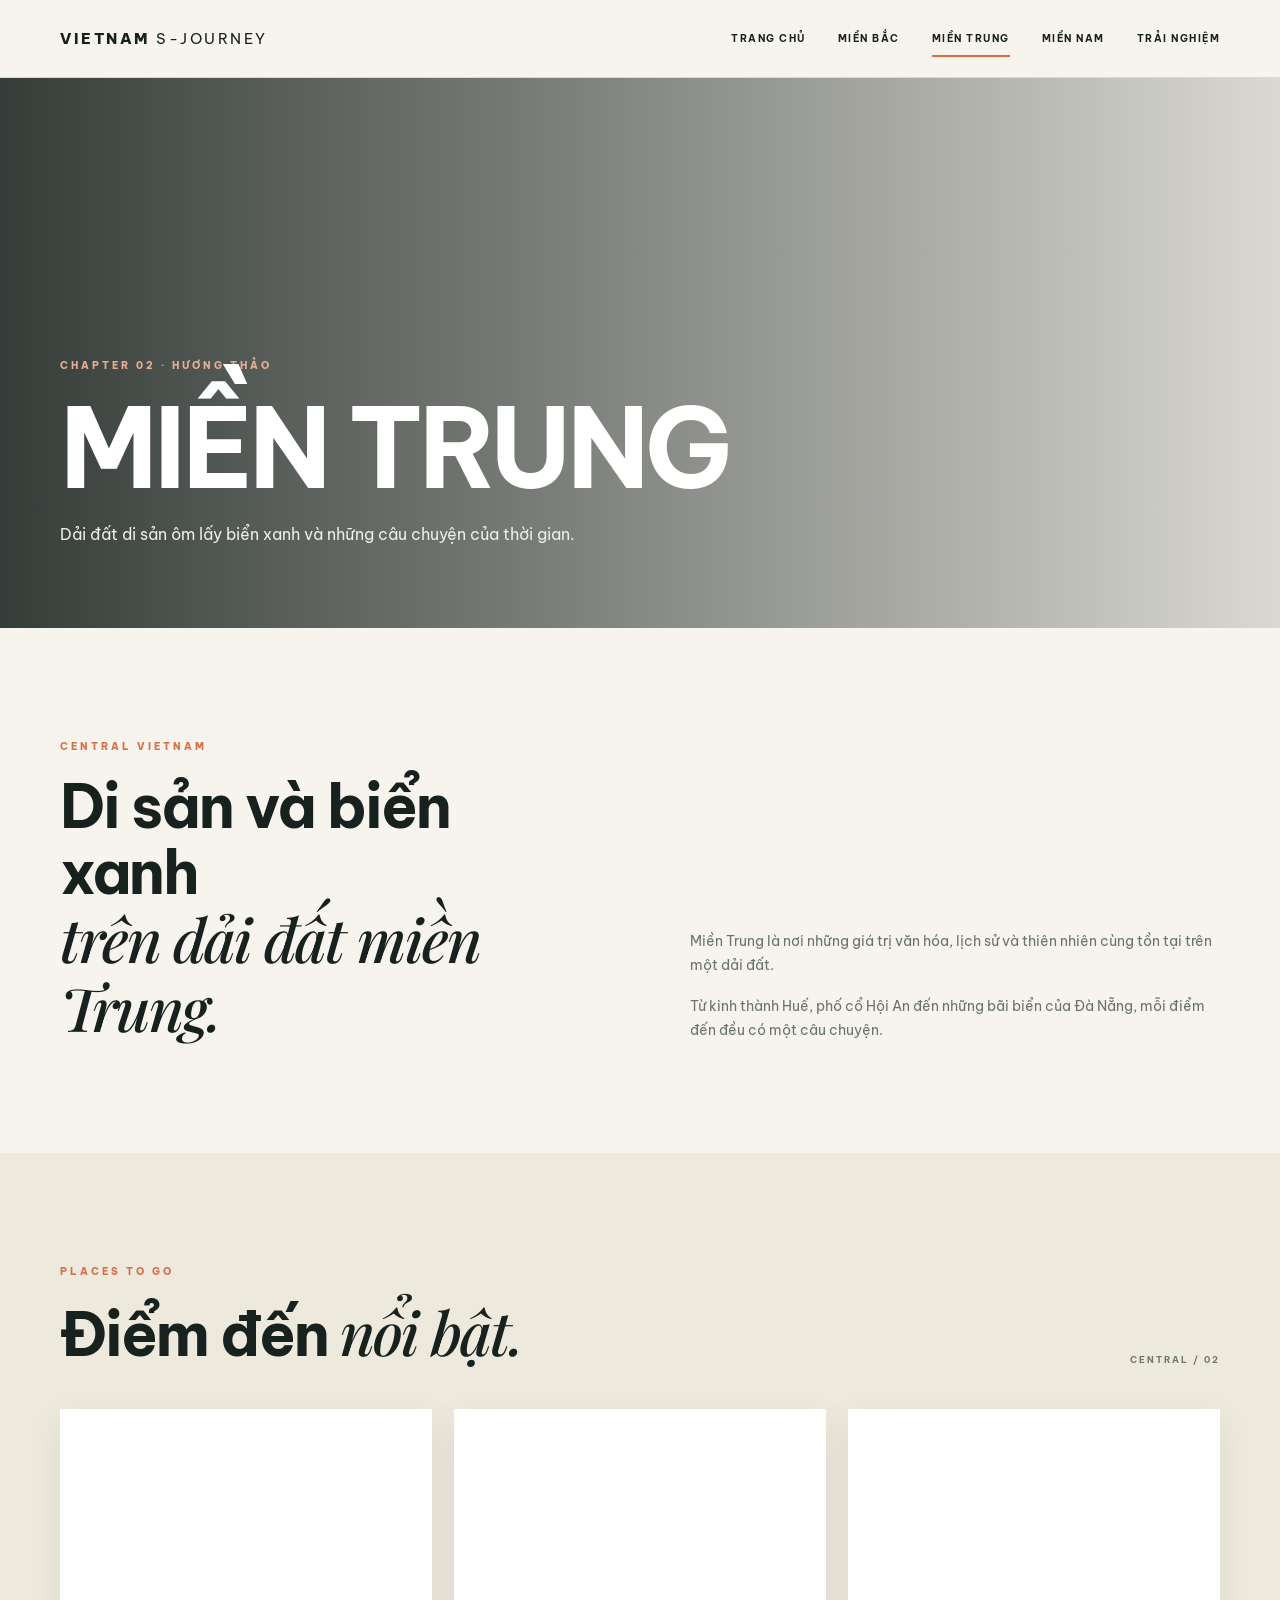
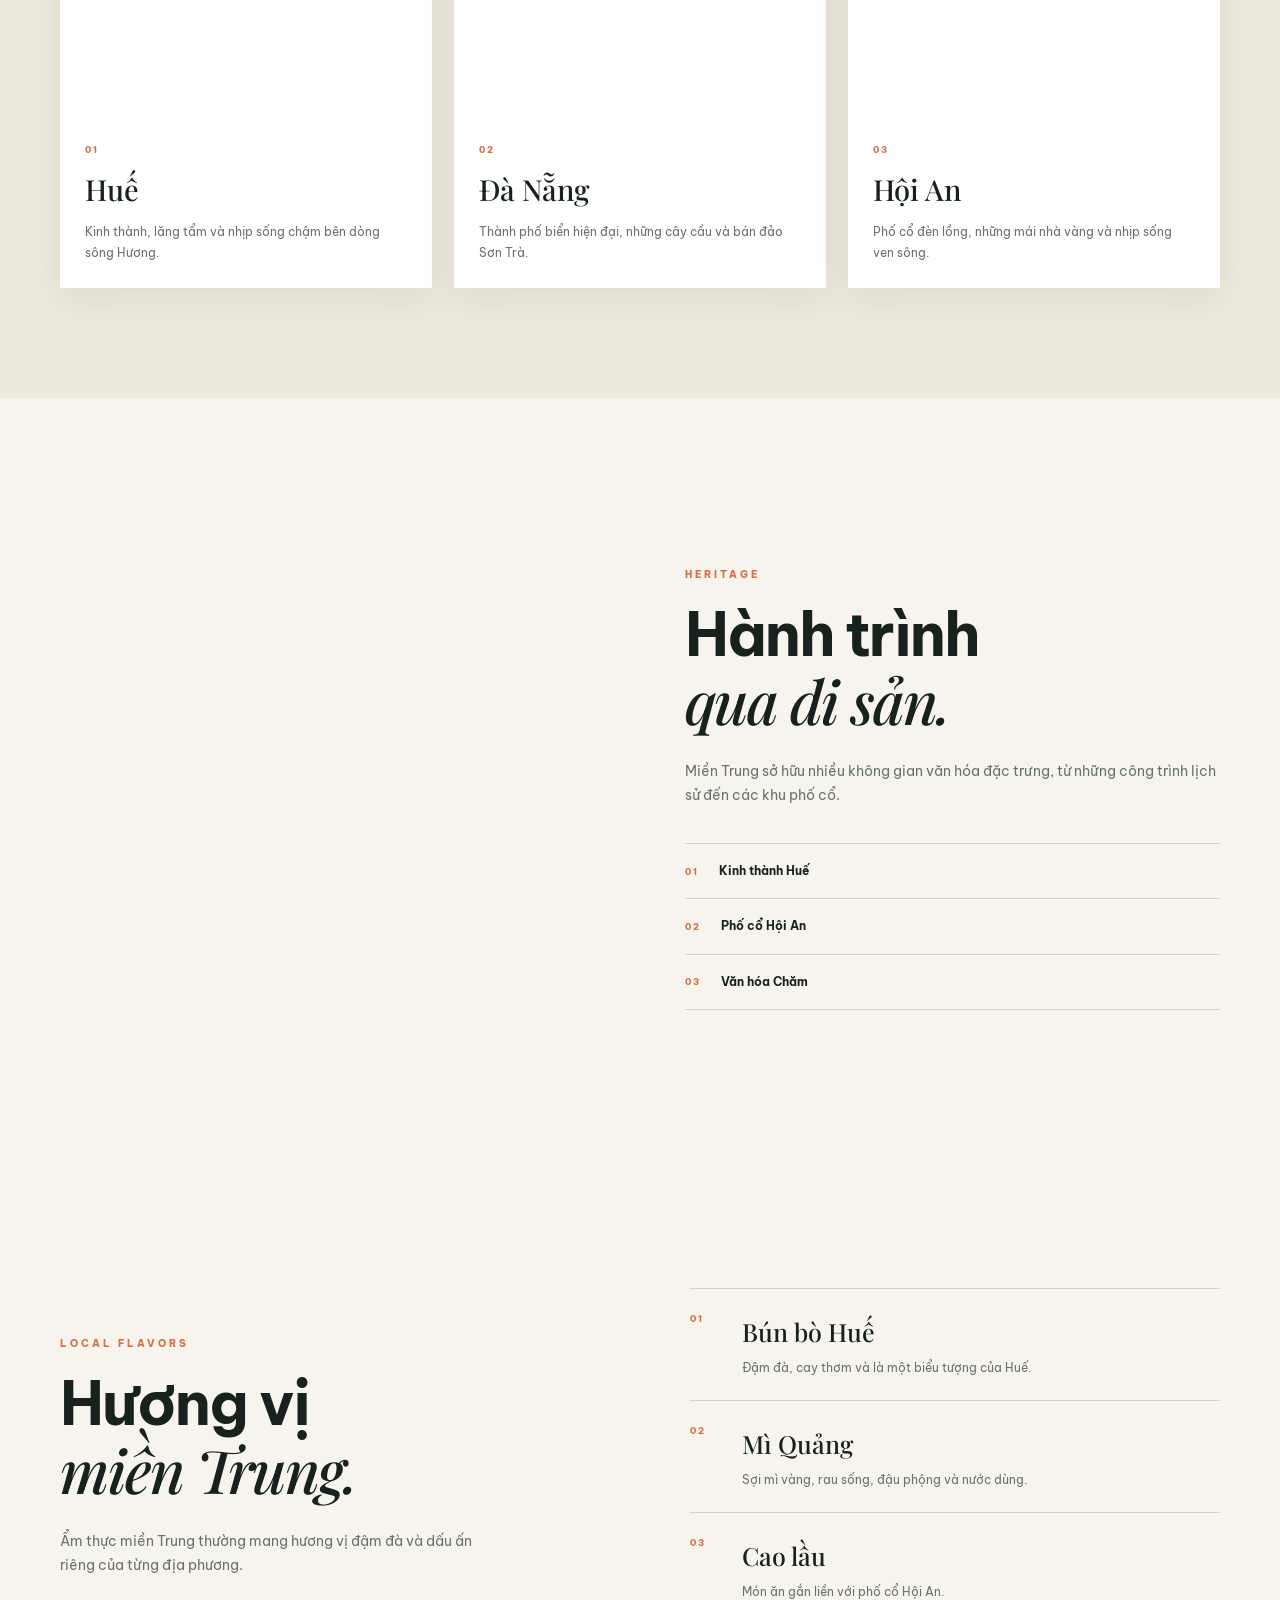
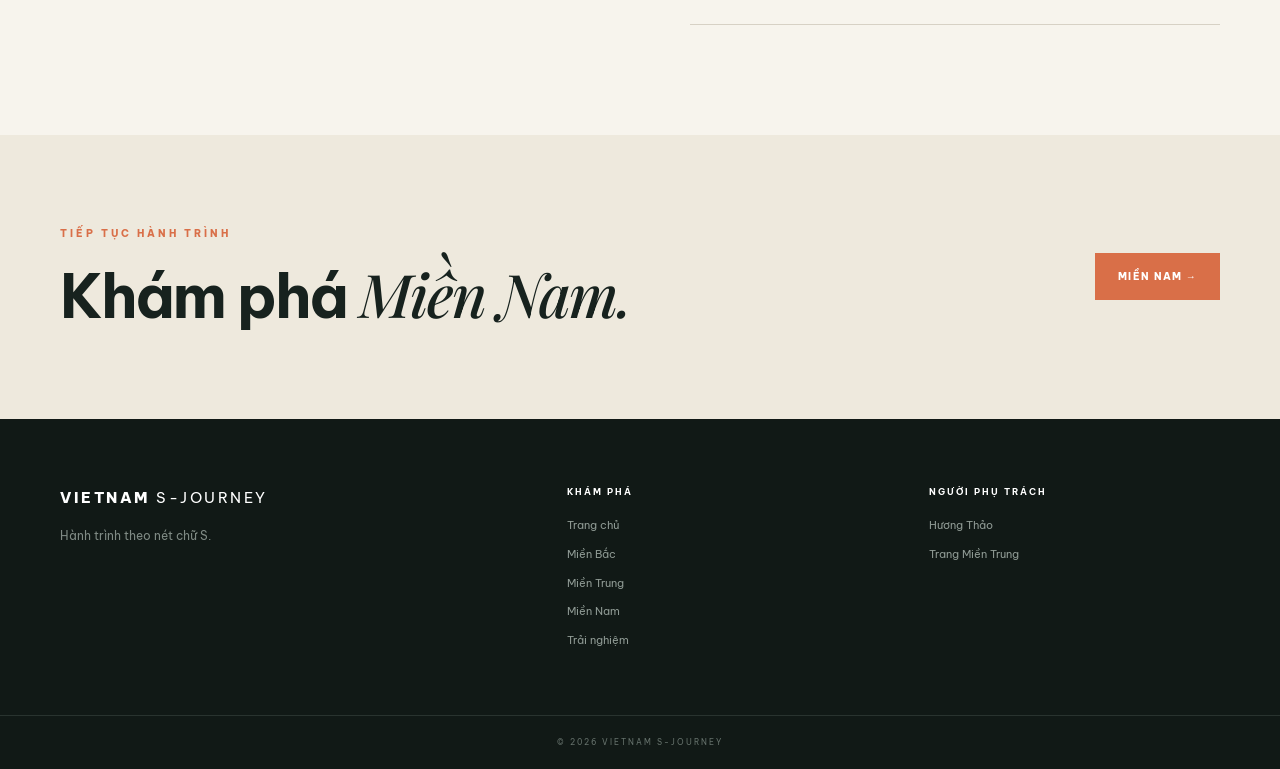
<file: mien-trung.html>
<!DOCTYPE html>
<html lang="vi">

<head>

    <meta charset="UTF-8">
    <meta name="viewport" content="width=device-width, initial-scale=1.0">

    <meta name="description"
        content="Khám phá miền Trung Việt Nam cùng VIETNAM S-JOURNEY.">

    <title>Miền Trung | VIETNAM S-JOURNEY</title>

    <link rel="stylesheet" href="style.css">
    <script src="script.js" defer></script>

</head>

<body>


    <header class="header">

        <div class="container nav">

            <a href="index.html" class="logo">
                VIETNAM <span>S-JOURNEY</span>
            </a>

            <button class="menu-button" id="menuButton" aria-label="Mở menu">
                ☰
            </button>

            <nav id="mainMenu">

                <a href="index.html">
                    Trang chủ
                </a>

                <a href="mien-bac.html">
                    Miền Bắc
                </a>

                <a href="mien-trung.html" class="active">
                    Miền Trung
                </a>

                <a href="mien-nam.html">
                    Miền Nam
                </a>

                <a href="trai-nghiem.html">
                    Trải nghiệm
                </a>

            </nav>

        </div>

    </header>


    <main>

      
        <section class="subhero central-hero">

            <div class="hero-overlay"></div>

            <div class="container subhero-content">

                <p class="eyebrow">
                    CHAPTER 02 · HƯƠNG THẢO
                </p>

                <h1>
                    MIỀN TRUNG
                </h1>

                <p>
                    Dải đất di sản ôm lấy biển xanh
                    và những câu chuyện của thời gian.
                </p>

            </div>

        </section>



        <section class="section">

            <div class="container destination-intro">

                <div>

                    <p class="section-label">
                        CENTRAL VIETNAM
                    </p>

                    <h2>
                        Di sản và biển xanh
                        <br>
                        <em>trên dải đất miền Trung.</em>
                    </h2>

                </div>

                <div class="destination-text">

                    <p>
                        Miền Trung là nơi những giá trị
                        văn hóa, lịch sử và thiên nhiên
                        cùng tồn tại trên một dải đất.
                    </p>

                    <p>
                        Từ kinh thành Huế, phố cổ Hội An
                        đến những bãi biển của Đà Nẵng,
                        mỗi điểm đến đều có một câu chuyện.
                    </p>

                </div>

            </div>

        </section>


      

        <section class="section light-section">

            <div class="container">

                <div class="section-top">

                    <div>

                        <p class="section-label">
                            PLACES TO GO
                        </p>

                        <h2>
                            Điểm đến
                            <em>nổi bật.</em>
                        </h2>

                    </div>

                    <p class="section-number">
                        CENTRAL / 02
                    </p>

                </div>


                <div class="place-grid">

                    <article class="place-card">

                        <div class="place-image hue-image"></div>

                        <div class="place-content">

                            <span>01</span>

                            <h3>
                                Huế
                            </h3>

                            <p>
                                Kinh thành, lăng tẩm
                                và nhịp sống chậm bên
                                dòng sông Hương.
                            </p>

                        </div>

                    </article>


                    <article class="place-card">

                        <div class="place-image danang-image"></div>

                        <div class="place-content">

                            <span>02</span>

                            <h3>
                                Đà Nẵng
                            </h3>

                            <p>
                                Thành phố biển hiện đại,
                                những cây cầu và bán đảo
                                Sơn Trà.
                            </p>

                        </div>

                    </article>


                    <article class="place-card">

                        <div class="place-image hoian-image"></div>

                        <div class="place-content">

                            <span>03</span>

                            <h3>
                                Hội An
                            </h3>

                            <p>
                                Phố cổ đèn lồng, những
                                mái nhà vàng và nhịp sống
                                ven sông.
                            </p>

                        </div>

                    </article>

                </div>

            </div>

        </section>




        <section class="section culture-section">

            <div class="container culture-grid">

                <div class="culture-image central-culture-image"></div>

                <div class="culture-content">

                    <p class="section-label">
                        HERITAGE
                    </p>

                    <h2>
                        Hành trình
                        <br>
                        <em>qua di sản.</em>
                    </h2>

                    <p>
                        Miền Trung sở hữu nhiều không gian
                        văn hóa đặc trưng, từ những công trình
                        lịch sử đến các khu phố cổ.
                    </p>

                    <div class="culture-list">

                        <div>
                            <span>01</span>
                            <strong>Kinh thành Huế</strong>
                        </div>

                        <div>
                            <span>02</span>
                            <strong>Phố cổ Hội An</strong>
                        </div>

                        <div>
                            <span>03</span>
                            <strong>Văn hóa Chăm</strong>
                        </div>

                    </div>

                </div>

            </div>

        </section>


      

        <section class="food-section">

            <div class="container food-grid">

                <div>

                    <p class="section-label">
                        LOCAL FLAVORS
                    </p>

                    <h2>
                        Hương vị
                        <br>
                        <em>miền Trung.</em>
                    </h2>

                    <p class="food-intro">
                        Ẩm thực miền Trung thường mang
                        hương vị đậm đà và dấu ấn riêng
                        của từng địa phương.
                    </p>

                </div>


                <div class="food-list">

                    <div class="food-item">

                        <span>01</span>

                        <div>

                            <h3>
                                Bún bò Huế
                            </h3>

                            <p>
                                Đậm đà, cay thơm và là
                                một biểu tượng của Huế.
                            </p>

                        </div>

                    </div>


                    <div class="food-item">

                        <span>02</span>

                        <div>

                            <h3>
                                Mì Quảng
                            </h3>

                            <p>
                                Sợi mì vàng, rau sống,
                                đậu phộng và nước dùng.
                            </p>

                        </div>

                    </div>


                    <div class="food-item">

                        <span>03</span>

                        <div>

                            <h3>
                                Cao lầu
                            </h3>

                            <p>
                                Món ăn gắn liền với
                                phố cổ Hội An.
                            </p>

                        </div>

                    </div>

                </div>

            </div>

        </section>


    

        <section class="next-section">

            <div class="container next-grid">

                <div>

                    <p class="section-label">
                        TIẾP TỤC HÀNH TRÌNH
                    </p>

                    <h2>
                        Khám phá
                        <em>Miền Nam.</em>
                    </h2>

                </div>

                <a href="mien-nam.html" class="btn btn-primary">
                    Miền Nam →
                </a>

            </div>

        </section>

    </main>


    

    <footer class="footer">

        <div class="container footer-grid">

            <div class="footer-brand">

                <a href="index.html" class="logo footer-logo">
                    VIETNAM <span>S-JOURNEY</span>
                </a>

                <p>
                    Hành trình theo nét chữ S.
                </p>

            </div>

            <div class="footer-column">

                <h4>KHÁM PHÁ</h4>

                <a href="index.html">Trang chủ</a>
                <a href="mien-bac.html">Miền Bắc</a>
                <a href="mien-trung.html">Miền Trung</a>
                <a href="mien-nam.html">Miền Nam</a>
                <a href="trai-nghiem.html">Trải nghiệm</a>

            </div>

            <div class="footer-column">

                <h4>NGƯỜI PHỤ TRÁCH</h4>

                <p>
                    Hương Thảo
                </p>

                <p>
                    Trang Miền Trung
                </p>

            </div>

        </div>

        <div class="copyright">
            © 2026 VIETNAM S-JOURNEY
        </div>

    </footer>


    <script src="script.js"></script>

</body>

</html>
</file>
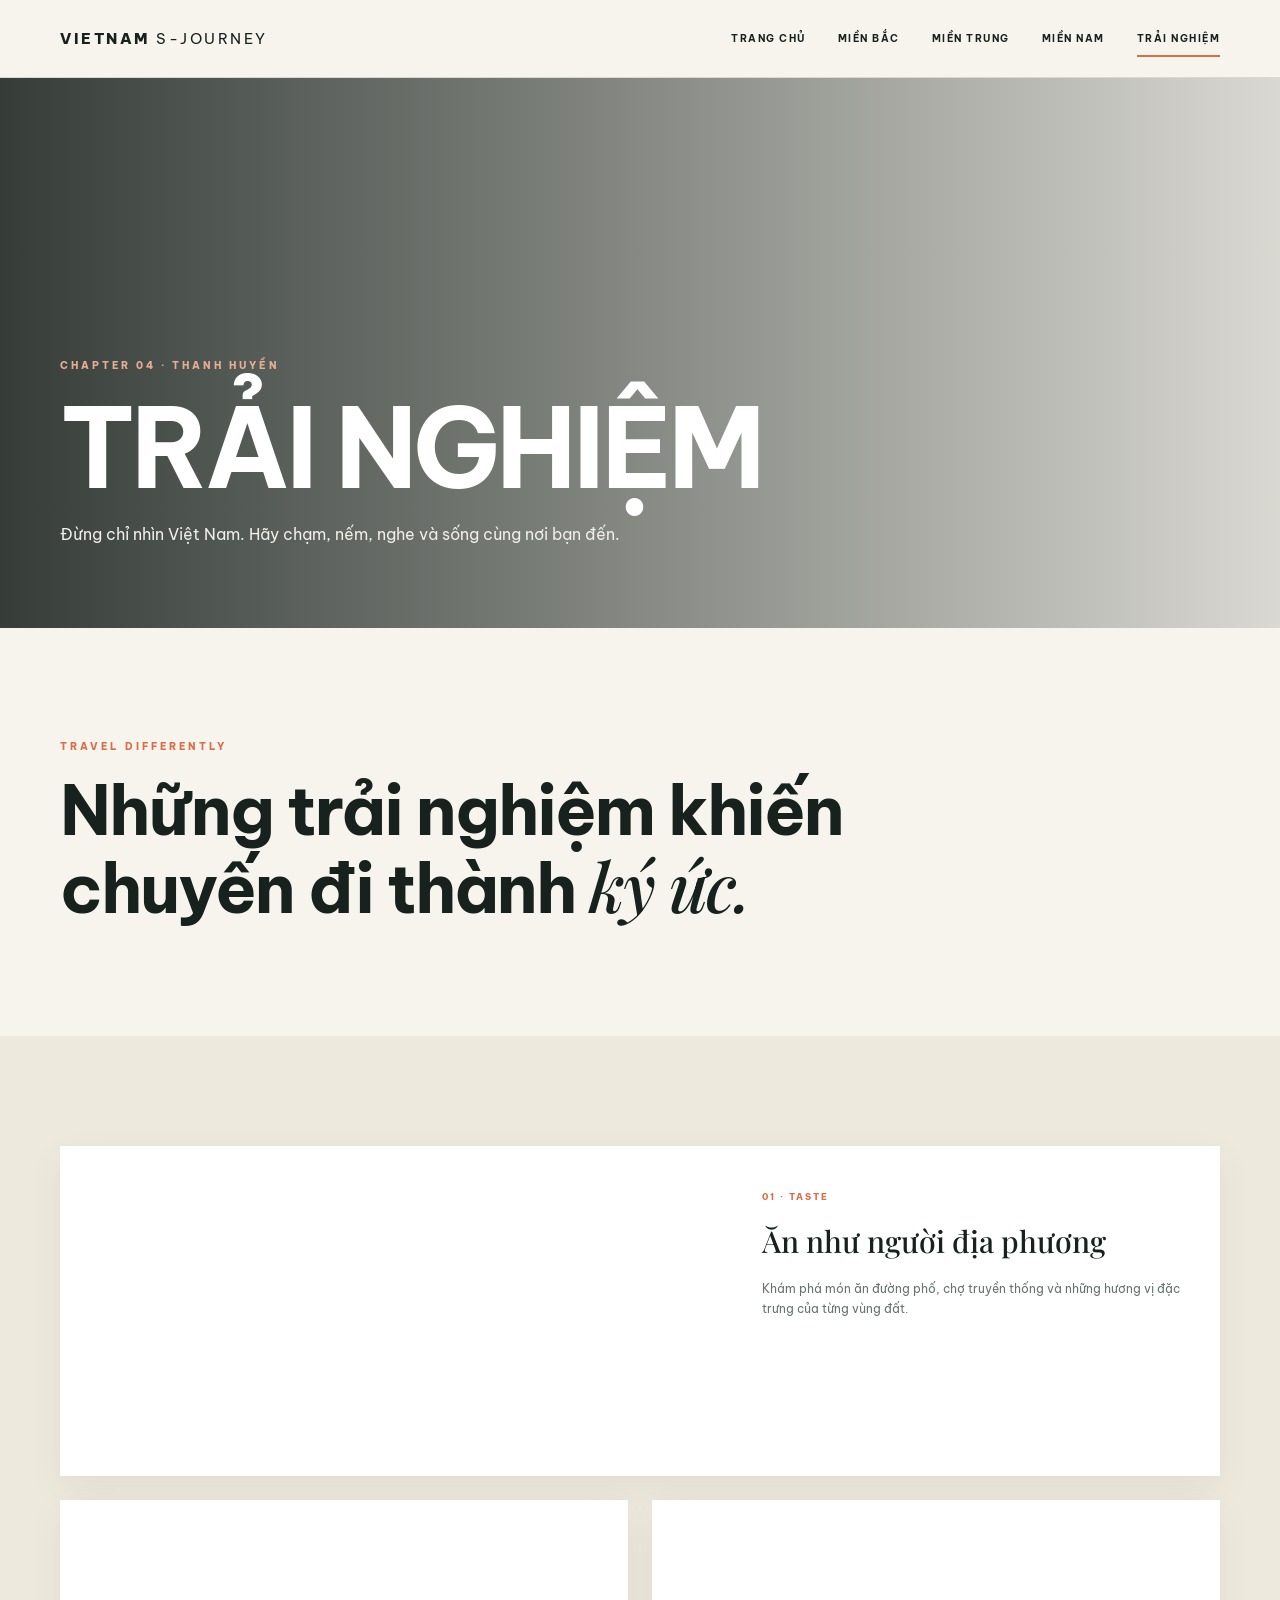
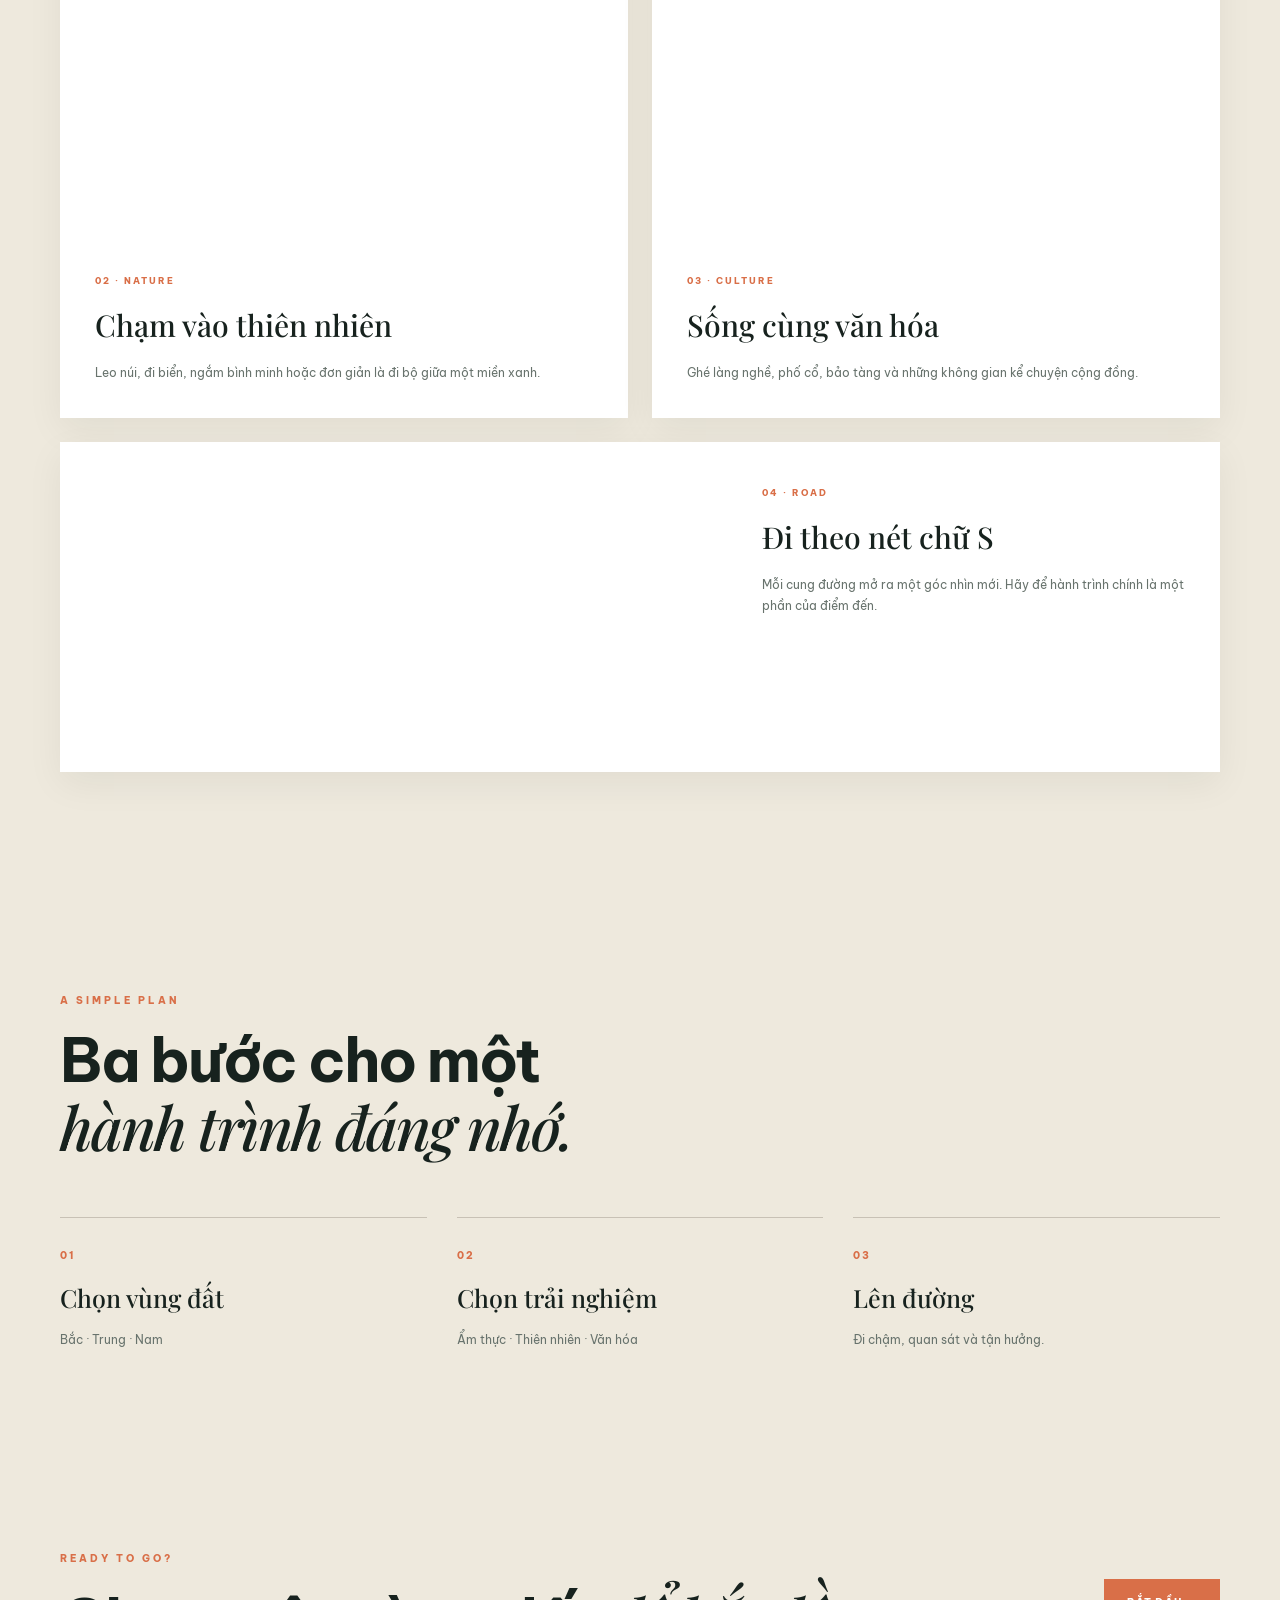
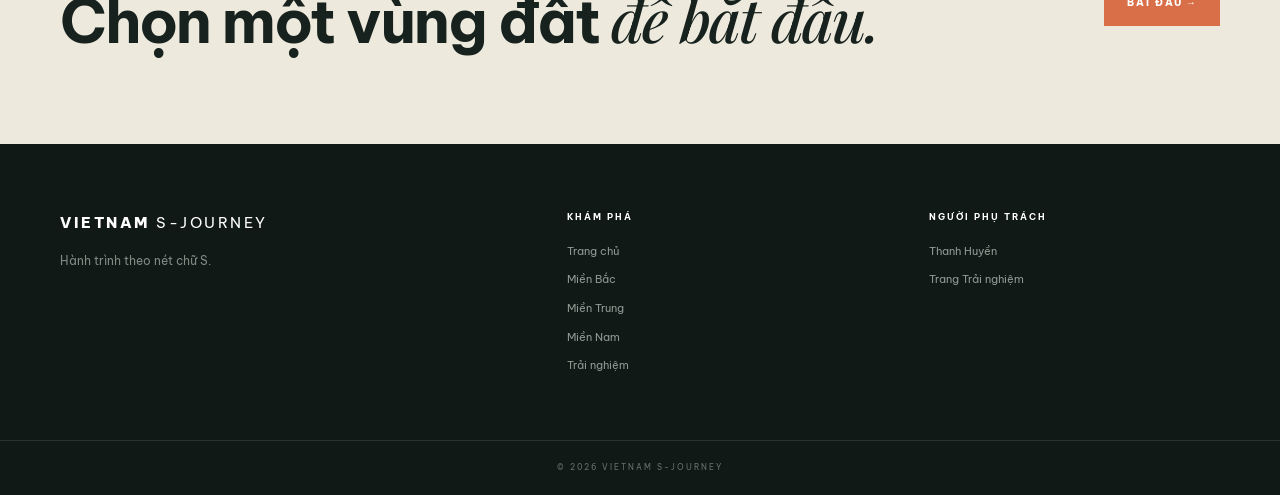
<file: trai-nghiem.html>
<!DOCTYPE html>
<html lang="vi">

<head>

    <meta charset="UTF-8">
    <meta name="viewport" content="width=device-width, initial-scale=1.0">

    <meta name="description"
        content="Khám phá những trải nghiệm du lịch Việt Nam cùng VIETNAM S-JOURNEY.">

    <title>Trải nghiệm | VIETNAM S-JOURNEY</title>

    <link rel="stylesheet" href="style.css">
    <script src="script.js" defer></script>

</head>

<body>

    <header class="header">

        <div class="container nav">

            <a href="index.html" class="logo">
                VIETNAM <span>S-JOURNEY</span>
            </a>

            <button class="menu-button" id="menuButton" aria-label="Mở menu">
                ☰
            </button>

            <nav id="mainMenu">

                <a href="index.html">
                    Trang chủ
                </a>

                <a href="mien-bac.html">
                    Miền Bắc
                </a>

                <a href="mien-trung.html">
                    Miền Trung
                </a>

                <a href="mien-nam.html">
                    Miền Nam
                </a>

                <a href="trai-nghiem.html" class="active">
                    Trải nghiệm
                </a>

            </nav>

        </div>

    </header>


    <main>

        <section class="subhero experience-hero">

            <div class="hero-overlay"></div>

            <div class="container subhero-content">

                <p class="eyebrow">
                    CHAPTER 04 · THANH HUYỀN
                </p>

                <h1>
                    TRẢI NGHIỆM
                </h1>

                <p>
                    Đừng chỉ nhìn Việt Nam.
                    Hãy chạm, nếm, nghe và sống
                    cùng nơi bạn đến.
                </p>

            </div>

        </section>


        <section class="section">

            <div class="container">

                <p class="section-label">
                    TRAVEL DIFFERENTLY
                </p>

                <h2 class="large-heading">
                    Những trải nghiệm khiến
                    <br>
                    chuyến đi thành <em>ký ức.</em>
                </h2>

            </div>

        </section>


        <section class="section light-section">

            <div class="container experience-grid">


                <article class="experience-card experience-large">

                    <div class="experience-card-image food-experience-image"></div>

                    <div class="experience-card-content">

                        <span>
                            01 · TASTE
                        </span>

                        <h3>
                            Ăn như người địa phương
                        </h3>

                        <p>
                            Khám phá món ăn đường phố,
                            chợ truyền thống và những
                            hương vị đặc trưng của từng
                            vùng đất.
                        </p>

                    </div>

                </article>


                <article class="experience-card">

                    <div class="experience-card-image nature-experience-image"></div>

                    <div class="experience-card-content">

                        <span>
                            02 · NATURE
                        </span>

                        <h3>
                            Chạm vào thiên nhiên
                        </h3>

                        <p>
                            Leo núi, đi biển, ngắm bình minh
                            hoặc đơn giản là đi bộ giữa một
                            miền xanh.
                        </p>

                    </div>

                </article>


                <article class="experience-card">

                    <div class="experience-card-image culture-experience-image"></div>

                    <div class="experience-card-content">

                        <span>
                            03 · CULTURE
                        </span>

                        <h3>
                            Sống cùng văn hóa
                        </h3>

                        <p>
                            Ghé làng nghề, phố cổ, bảo tàng
                            và những không gian kể chuyện
                            cộng đồng.
                        </p>

                    </div>

                </article>


                <article class="experience-card experience-large">

                    <div class="experience-card-image road-experience-image"></div>

                    <div class="experience-card-content">

                        <span>
                            04 · ROAD
                        </span>

                        <h3>
                            Đi theo nét chữ S
                        </h3>

                        <p>
                            Mỗi cung đường mở ra một góc nhìn
                            mới. Hãy để hành trình chính là
                            một phần của điểm đến.
                        </p>

                    </div>

                </article>

            </div>

        </section>


        <section class="plan-section">

            <div class="container">

                <p class="section-label">
                    A SIMPLE PLAN
                </p>

                <h2>
                    Ba bước cho một
                    <br>
                    <em>hành trình đáng nhớ.</em>
                </h2>


                <div class="steps">

                    <div>

                        <span>
                            01
                        </span>

                        <h3>
                            Chọn vùng đất
                        </h3>

                        <p>
                            Bắc · Trung · Nam
                        </p>

                    </div>


                    <div>

                        <span>
                            02
                        </span>

                        <h3>
                            Chọn trải nghiệm
                        </h3>

                        <p>
                            Ẩm thực · Thiên nhiên · Văn hóa
                        </p>

                    </div>


                    <div>

                        <span>
                            03
                        </span>

                        <h3>
                            Lên đường
                        </h3>

                        <p>
                            Đi chậm, quan sát
                            và tận hưởng.
                        </p>

                    </div>

                </div>

            </div>

        </section>


        <section class="next-section">

            <div class="container next-grid">

                <div>

                    <p class="section-label">
                        READY TO GO?
                    </p>

                    <h2>
                        Chọn một vùng đất
                        <em>để bắt đầu.</em>
                    </h2>

                </div>

                <a href="mien-bac.html" class="btn btn-primary">
                    Bắt đầu →
                </a>

            </div>

        </section>

    </main>


    <footer class="footer">

        <div class="container footer-grid">

            <div class="footer-brand">

                <a href="index.html" class="logo footer-logo">
                    VIETNAM <span>S-JOURNEY</span>
                </a>

                <p>
                    Hành trình theo nét chữ S.
                </p>

            </div>

            <div class="footer-column">

                <h4>KHÁM PHÁ</h4>

                <a href="index.html">Trang chủ</a>
                <a href="mien-bac.html">Miền Bắc</a>
                <a href="mien-trung.html">Miền Trung</a>
                <a href="mien-nam.html">Miền Nam</a>
                <a href="trai-nghiem.html">Trải nghiệm</a>

            </div>

            <div class="footer-column">

                <h4>NGƯỜI PHỤ TRÁCH</h4>

                <p>
                    Thanh Huyền
                </p>

                <p>
                    Trang Trải nghiệm
                </p>

            </div>

        </div>

        <div class="copyright">
            © 2026 VIETNAM S-JOURNEY
        </div>

    </footer>


    <script src="script.js"></script>

</body>

</html>
</file>
<file: style.css>
@import url('https://fonts.googleapis.com/css2?family=Be+Vietnam+Pro:wght@300;400;500;600;700;800&family=Playfair+Display:ital,wght@0,500;0,600;1,500;1,600&display=swap');


* {
    margin: 0;
    padding: 0;
    box-sizing: border-box;
}

html {
    scroll-behavior: smooth;
}

body {
    font-family: "Be Vietnam Pro", sans-serif;
    background: #f7f4ed;
    color: #17221e;
    line-height: 1.7;
}

a {
    text-decoration: none;
    color: inherit;
}

button {
    font-family: inherit;
}

.container {
    width: min(1160px, calc(100% - 48px));
    margin: 0 auto;
}



.header {
    height: 78px;
    background: rgba(247, 244, 237, 0.96);
    border-bottom: 1px solid #ddd8cd;

    position: sticky;
    top: 0;
    z-index: 1000;

    backdrop-filter: blur(12px);
}

.nav {
    height: 100%;

    display: flex;
    align-items: center;
    justify-content: space-between;
}

.logo {
    font-size: 15px;
    font-weight: 800;
    letter-spacing: 2.5px;
    white-space: nowrap;
}

.logo span {
    font-weight: 400;
}

nav {
    display: flex;
    align-items: center;
    gap: 32px;
}

nav a {
    position: relative;

    padding: 28px 0;

    font-size: 10px;
    font-weight: 700;
    letter-spacing: 1.5px;
    text-transform: uppercase;
}

nav a::after {
    content: "";

    position: absolute;
    left: 0;
    bottom: 18px;

    width: 0;
    height: 2px;

    background: #d96f48;

    transition: width 0.3s ease;
}

nav a:hover::after,
nav a.active::after {
    width: 100%;
}

.menu-button {
    display: none;

    border: 0;
    background: transparent;

    font-size: 26px;
    cursor: pointer;
}


.hero {
    min-height: calc(100vh - 78px);

    position: relative;

    display: flex;
    align-items: center;

    color: white;

    background-size: cover;
    background-position: center;
}

.home-hero {
    background-image: url("https://images.unsplash.com/photo-1528127269322-539801943592?auto=format&fit=crop&w=2200&q=85");
}

.hero-overlay {
    position: absolute;
    inset: 0;

    background:
        linear-gradient(
            90deg,
            rgba(5, 15, 12, 0.80) 0%,
            rgba(5, 15, 12, 0.50) 45%,
            rgba(5, 15, 12, 0.12) 100%
        );
}

.hero-content {
    position: relative;
    z-index: 2;
}

.eyebrow {
    margin-bottom: 22px;

    color: #e6ad91;

    font-size: 10px;
    font-weight: 800;
    letter-spacing: 3px;
}

.hero h1 {
    max-width: 1000px;

    font-size: clamp(54px, 8vw, 105px);
    line-height: 0.98;

    letter-spacing: -4px;
}

.hero h1 span {
    font-family: "Playfair Display", serif;
    font-style: italic;
    font-weight: 500;
}

.hero-text {
    max-width: 590px;

    margin-top: 28px;

    color: #f0eee9;

    font-size: 16px;
}

.hero-buttons {
    display: flex;
    flex-wrap: wrap;
    gap: 14px;

    margin-top: 34px;
}

.btn {
    display: inline-flex;
    align-items: center;
    justify-content: center;
    gap: 10px;

    padding: 15px 23px;

    font-size: 10px;
    font-weight: 800;
    letter-spacing: 1.3px;
    text-transform: uppercase;

    transition: 0.3s ease;
}

.btn-primary {
    background: #d96f48;
    color: white;
}

.btn-primary:hover {
    background: #bd5735;
    transform: translateY(-3px);
}

.btn-outline {
    border: 1px solid rgba(255, 255, 255, 0.7);
    color: white;
}

.btn-outline:hover {
    background: white;
    color: #17221e;
}

.scroll-down {
    position: absolute;
    bottom: 30px;
    left: 50%;

    transform: translateX(-50%);

    display: flex;
    align-items: center;
    gap: 10px;

    color: rgba(255, 255, 255, 0.75);

    font-size: 8px;
    font-weight: 700;
    letter-spacing: 2px;
}

.scroll-down span {
    display: block;

    width: 32px;
    height: 1px;

    background: rgba(255, 255, 255, 0.7);
}



.section {
    padding: 110px 0;
}

.section-label {
    margin-bottom: 18px;

    color: #d96f48;

    font-size: 10px;
    font-weight: 800;
    letter-spacing: 3px;
}

h2 {
    font-size: clamp(40px, 5vw, 60px);
    line-height: 1.1;
    letter-spacing: -2px;
}

h2 em {
    font-family: "Playfair Display", serif;
    font-weight: 500;
}


.intro-section {
    background: #f7f4ed;
}

.intro-grid {
    display: grid;
    grid-template-columns: 1fr 1fr;
    gap: 100px;

    align-items: end;
}

.intro-text {
    color: #68736d;
    font-size: 14px;
}

.intro-text p + p {
    margin-top: 18px;
}


.regions-section {
    background: #eee9dd;
}

.section-top {
    display: flex;
    justify-content: space-between;
    align-items: end;

    margin-bottom: 42px;
}

.section-number {
    color: #6c756f;

    font-size: 9px;
    font-weight: 700;
    letter-spacing: 2px;
}

.region-grid {
    display: grid;
    grid-template-columns: repeat(3, 1fr);
    gap: 18px;
}

.region-card {
    position: relative;

    height: 540px;

    overflow: hidden;

    display: block;

    color: white;

    background-size: cover;
    background-position: center;

    transition:
        transform 0.45s ease,
        box-shadow 0.45s ease;
}

.region-card:hover {
    transform: translateY(-8px);
    box-shadow: 0 25px 50px rgba(20, 30, 25, 0.16);
}

.region-north {
    background-image:
        url("https://images.unsplash.com/photo-1578637387939-43c525550085?auto=format&fit=crop&w=1000&q=85");
}

.region-central {
    background-image:
        url("https://images.unsplash.com/photo-1559592413-7cec4d0cae2b?auto=format&fit=crop&w=1000&q=85");
}

.region-south {
    background-image:
        url("https://images.unsplash.com/photo-1518509562904-e7ef99cdcc86?auto=format&fit=crop&w=1000&q=85");
}

.card-overlay {
    position: absolute;
    inset: 0;

    background:
        linear-gradient(
            to top,
            rgba(3, 12, 9, 0.88),
            rgba(3, 12, 9, 0.10) 70%
        );
}

.region-info {
    position: absolute;
    z-index: 2;

    left: 30px;
    right: 30px;
    bottom: 32px;
}

.card-number {
    font-size: 9px;
    letter-spacing: 2px;
}

.region-info h3 {
    margin: 8px 0;

    font-family: "Playfair Display", serif;

    font-size: 38px;
    font-weight: 500;
}

.region-info p {
    max-width: 300px;

    margin-bottom: 20px;

    color: #e4e8e4;

    font-size: 12px;
}

.explore {
    font-size: 9px;
    font-weight: 800;
    letter-spacing: 1.5px;
    text-transform: uppercase;
}


.experience-intro-grid {
    display: grid;
    grid-template-columns: 1.05fr 0.95fr;

    gap: 90px;

    align-items: center;
}

.experience-image {
    height: 570px;

    background-image:
        url("https://images.unsplash.com/photo-1500530855697-b586d89ba3ee?auto=format&fit=crop&w=1300&q=85");

    background-size: cover;
    background-position: center;
}

.experience-content p:not(.section-label) {
    max-width: 500px;

    margin-top: 22px;

    color: #68736d;

    font-size: 14px;
}

.text-button {
    display: inline-flex;
    align-items: center;
    gap: 10px;

    margin-top: 30px;
    padding-bottom: 5px;

    border-bottom: 1px solid #17221e;

    font-size: 10px;
    font-weight: 800;
    letter-spacing: 1.5px;
    text-transform: uppercase;
}


.quote-section {
    padding: 110px 0;

    background: #17221e;
    color: #f7f4ed;

    text-align: center;
}

.quote-content {
    max-width: 900px;
}

.quote-symbol {
    height: 55px;

    font-family: "Playfair Display", serif;

    font-size: 90px;
    line-height: 0.8;

    color: #d99b80;
}

blockquote {
    margin: 0 auto 25px;

    font-family: "Playfair Display", serif;

    font-size: clamp(28px, 4vw, 45px);
    font-style: italic;
    line-height: 1.3;
}

.quote-content > p:last-child {
    font-size: 9px;
    font-weight: 700;
    letter-spacing: 3px;
}


.subhero {
    min-height: 550px;

    position: relative;

    display: flex;
    align-items: end;

    color: white;

    background-size: cover;
    background-position: center;
}

.north-hero {
    background-image:
        url("https://images.unsplash.com/photo-1578637387939-43c525550085?auto=format&fit=crop&w=2200&q=85");
}

.central-hero {
    background-image:
        url("https://images.unsplash.com/photo-1559592413-7cec4d0cae2b?auto=format&fit=crop&w=2200&q=85");
}

.south-hero {
    background-image:
        url("https://images.unsplash.com/photo-1518509562904-e7ef99cdcc86?auto=format&fit=crop&w=2200&q=85");
}

.experience-hero {
    background-image:
        url("https://images.unsplash.com/photo-1500534623283-312aade485b7?auto=format&fit=crop&w=2200&q=85");
}

.subhero-content {
    position: relative;
    z-index: 2;

    padding: 80px 0;
}

.subhero h1 {
    margin-bottom: 20px;

    font-size: clamp(55px, 9vw, 110px);
    line-height: 0.95;
    letter-spacing: -4px;
}

.subhero-content > p:last-child {
    max-width: 580px;

    font-size: 16px;
    color: #f0eee9;
}


.destination-intro {
    display: grid;
    grid-template-columns: 1fr 1fr;

    gap: 100px;

    align-items: end;
}

.destination-text {
    color: #68736d;
    font-size: 14px;
}

.destination-text p + p {
    margin-top: 18px;
}


.light-section {
    background: #eee9dd;
}


.place-grid {
    display: grid;
    grid-template-columns: repeat(3, 1fr);
    gap: 22px;
}

.place-card {
    overflow: hidden;

    background: #fff;

    box-shadow:
        0 12px 35px rgba(20, 30, 25, 0.07);

    transition: 0.35s ease;
}

.place-card:hover {
    transform: translateY(-6px);
    box-shadow:
        0 20px 45px rgba(20, 30, 25, 0.12);
}

.place-image {
    height: 300px;

    background-size: cover;
    background-position: center;

    transition: transform 0.5s ease;
}

.place-card:hover .place-image {
    transform: scale(1.04);
}



.hanoi-image {
    background-image:
        url("https://images.unsplash.com/photo-1509030450996-dd1a26dda07a?auto=format&fit=crop&w=1000&q=85");
}

.hagiang-image {
    background-image:
        url("https://images.unsplash.com/photo-1528127269322-539801943592?auto=format&fit=crop&w=1000&q=85");
}

.ninhbinh-image {
    background-image:
        url("https://images.unsplash.com/photo-1559592413-7cec4d0cae2b?auto=format&fit=crop&w=1000&q=85");
}

.hue-image {
    background-image:
        url("https://images.unsplash.com/photo-1528127269322-539801943592?auto=format&fit=crop&w=1000&q=85");
}

.danang-image {
    background-image:
        url("https://images.unsplash.com/photo-1559592413-7cec4d0cae2b?auto=format&fit=crop&w=1000&q=85");
}

.hoian-image {
    background-image:
        url("https://images.unsplash.com/photo-1528127269322-539801943592?auto=format&fit=crop&w=1000&q=85");
}

.hcm-image {
    background-image:
        url("https://images.unsplash.com/photo-1518509562904-e7ef99cdcc86?auto=format&fit=crop&w=1000&q=85");
}

.cantho-image {
    background-image:
        url("https://images.unsplash.com/photo-1500530855697-b586d89ba3ee?auto=format&fit=crop&w=1000&q=85");
}

.phuquoc-image {
    background-image:
        url("https://images.unsplash.com/photo-1559592413-7cec4d0cae2b?auto=format&fit=crop&w=1000&q=85");
}


.place-content {
    padding: 25px;
}

.place-content > span {
    color: #d96f48;

    font-size: 9px;
    font-weight: 800;
    letter-spacing: 2px;
}

.place-content h3 {
    margin: 4px 0 8px;

    font-family: "Playfair Display", serif;

    font-size: 29px;
    font-weight: 500;
}

.place-content p {
    color: #68736d;

    font-size: 12px;
}


.culture-section {
    background: #f7f4ed;
}

.culture-grid {
    display: grid;
    grid-template-columns: 1fr 1fr;

    gap: 90px;

    align-items: center;
}

.culture-image {
    min-height: 560px;

    background-size: cover;
    background-position: center;
}

.north-culture-image {
    background-image:
        url("https://images.unsplash.com/photo-1528127269322-539801943592?auto=format&fit=crop&w=1200&q=85");
}

.central-culture-image {
    background-image:
        url("https://images.unsplash.com/photo-1559592413-7cec4d0cae2b?auto=format&fit=crop&w=1200&q=85");
}

.south-culture-image {
    background-image:
        url("https://images.unsplash.com/photo-1518509562904-e7ef99cdcc86?auto=format&fit=crop&w=1200&q=85");
}

.culture-content > p:not(.section-label) {
    margin-top: 24px;

    color: #68736d;

    font-size: 14px;
}

.culture-list {
    margin-top: 35px;

    border-top: 1px solid #d7d1c5;
}

.culture-list div {
    display: flex;
    align-items: center;
    gap: 20px;

    padding: 17px 0;

    border-bottom: 1px solid #d7d1c5;
}

.culture-list span {
    color: #d96f48;

    font-size: 9px;
    font-weight: 800;
    letter-spacing: 2px;
}

.culture-list strong {
    font-size: 12px;
}


.food-section {
    padding: 110px 0;

    background: #f7f4ed;
}

.food-grid {
    display: grid;
    grid-template-columns: 1fr 1fr;

    gap: 100px;

    align-items: center;
}

.food-intro {
    max-width: 430px;

    margin-top: 25px;

    color: #68736d;

    font-size: 14px;
}

.food-list {
    border-top: 1px solid #d7d1c5;
}

.food-item {
    display: grid;
    grid-template-columns: 40px 1fr;

    gap: 12px;

    padding: 22px 0;

    border-bottom: 1px solid #d7d1c5;
}

.food-item > span {
    color: #d96f48;

    font-size: 9px;
    font-weight: 800;
    letter-spacing: 2px;
}

.food-item h3 {
    margin-bottom: 4px;

    font-family: "Playfair Display", serif;

    font-size: 25px;
    font-weight: 500;
}

.food-item p {
    color: #68736d;

    font-size: 12px;
}


.next-section {
    padding: 90px 0;

    background: #eee9dd;
}

.next-grid {
    display: flex;
    justify-content: space-between;
    align-items: center;

    gap: 40px;
}


.large-heading {
    max-width: 950px;

    font-size: clamp(42px, 6vw, 68px);
}

.experience-grid {
    display: grid;
    grid-template-columns: 1fr 1fr;

    gap: 24px;
}

.experience-card {
    overflow: hidden;

    background: white;

    box-shadow:
        0 12px 35px rgba(20, 30, 25, 0.06);
}

.experience-large {
    grid-column: span 2;

    display: grid;
    grid-template-columns: 1.15fr 0.85fr;
}

.experience-card-image {
    min-height: 330px;

    background-size: cover;
    background-position: center;
}

.food-experience-image {
    background-image:
        url("https://images.unsplash.com/photo-1504674900247-0877df9cc836?auto=format&fit=crop&w=1300&q=85");
}

.nature-experience-image {
    background-image:
        url("https://images.unsplash.com/photo-1500530855697-b586d89ba3ee?auto=format&fit=crop&w=1000&q=85");
}

.culture-experience-image {
    background-image:
        url("https://images.unsplash.com/photo-1528127269322-539801943592?auto=format&fit=crop&w=1000&q=85");
}

.road-experience-image {
    background-image:
        url("https://images.unsplash.com/photo-1518509562904-e7ef99cdcc86?auto=format&fit=crop&w=1300&q=85");
}

.experience-card-content {
    padding: 35px;
}

.experience-card-content > span {
    color: #d96f48;

    font-size: 9px;
    font-weight: 800;
    letter-spacing: 2px;
}

.experience-card-content h3 {
    margin: 8px 0 12px;

    font-family: "Playfair Display", serif;

    font-size: 30px;
    font-weight: 500;
}

.experience-card-content p {
    color: #68736d;

    font-size: 12px;
}


.plan-section {
    padding: 110px 0;

    background: #eee9dd;
}

.steps {
    display: grid;
    grid-template-columns: repeat(3, 1fr);

    gap: 30px;

    margin-top: 55px;
}

.steps > div {
    padding-top: 22px;

    border-top: 1px solid #c8c1b5;
}

.steps span {
    color: #d96f48;

    font-size: 10px;
    font-weight: 800;
    letter-spacing: 2px;
}

.steps h3 {
    margin: 10px 0;

    font-family: "Playfair Display", serif;

    font-size: 25px;
    font-weight: 500;
}

.steps p {
    color: #68736d;

    font-size: 12px;
}


.footer {
    padding-top: 65px;

    background: #111916;
    color: #c9cfcb;
}

.footer-grid {
    display: grid;
    grid-template-columns: 1.5fr 1fr 1fr;

    gap: 70px;

    padding-bottom: 60px;
}

.footer-logo {
    color: white;
}

.footer-brand > p {
    margin-top: 15px;

    color: #7f8a84;

    font-size: 12px;
}

.footer-column {
    display: flex;
    flex-direction: column;
    align-items: flex-start;
}

.footer-column h4 {
    margin-bottom: 12px;

    color: white;

    font-size: 9px;
    letter-spacing: 2px;
}

.footer-column a,
.footer-column p {
    margin: 5px 0;

    color: #8f9a94;

    font-size: 11px;
}

.footer-column a:hover {
    color: white;
}

.copyright {
    padding: 20px;

    border-top: 1px solid #29332f;

    color: #66726c;

    text-align: center;

    font-size: 8px;
    letter-spacing: 2px;
}


@media (max-width: 850px) {

    .container {
        width: min(100% - 32px, 650px);
    }

    .header {
        height: 70px;
    }

    .menu-button {
        display: block;
    }

    nav {
        display: none;

        position: absolute;

        top: 70px;
        left: 0;
        right: 0;

        padding: 15px 25px 25px;

        background: #f7f4ed;

        flex-direction: column;
        align-items: flex-start;

        gap: 0;

        border-bottom: 1px solid #ddd8cd;
    }

    nav.open {
        display: flex;
    }

    nav a {
        width: 100%;
        padding: 11px 0;
    }

    nav a::after {
        bottom: 4px;
    }

    .hero {
        min-height: calc(100vh - 70px);
    }

    .hero h1 {
        font-size: 56px;
        letter-spacing: -2px;
    }

    .hero-text {
        font-size: 14px;
    }

    .section {
        padding: 75px 0;
    }

    .intro-grid,
    .destination-intro,
    .culture-grid,
    .food-grid,
    .experience-intro-grid {
        grid-template-columns: 1fr;

        gap: 45px;
    }

    .region-grid,
    .place-grid {
        grid-template-columns: 1fr;
    }

    .region-card {
        height: 440px;
    }

    .experience-image,
    .culture-image {
        min-height: 400px;
        height: 400px;
    }

    .section-top {
        align-items: flex-start;
    }

    .subhero {
        min-height: 500px;
    }

    .subhero h1 {
        font-size: 62px;
        letter-spacing: -2px;
    }

    .experience-grid {
        grid-template-columns: 1fr;
    }

    .experience-large {
        grid-column: span 1;

        display: block;
    }

    .steps {
        grid-template-columns: 1fr;

        gap: 10px;
    }

    .next-grid {
        flex-direction: column;
        align-items: flex-start;
    }

    .footer-grid {
        grid-template-columns: 1fr;

        gap: 35px;
    }
}


@media (max-width: 500px) {

    .container {
        width: calc(100% - 28px);
    }

    .logo {
        font-size: 12px;
        letter-spacing: 1.5px;
    }

    .hero h1 {
        font-size: 45px;
    }

    .hero-buttons {
        flex-direction: column;
        align-items: flex-start;
    }

    .btn {
        width: auto;
    }

    .subhero h1 {
        font-size: 48px;
    }

    .place-image {
        height: 250px;
    }

    .experience-card-image {
        min-height: 260px;
    }

    blockquote {
        font-size: 27px;
    }

}
</file>
